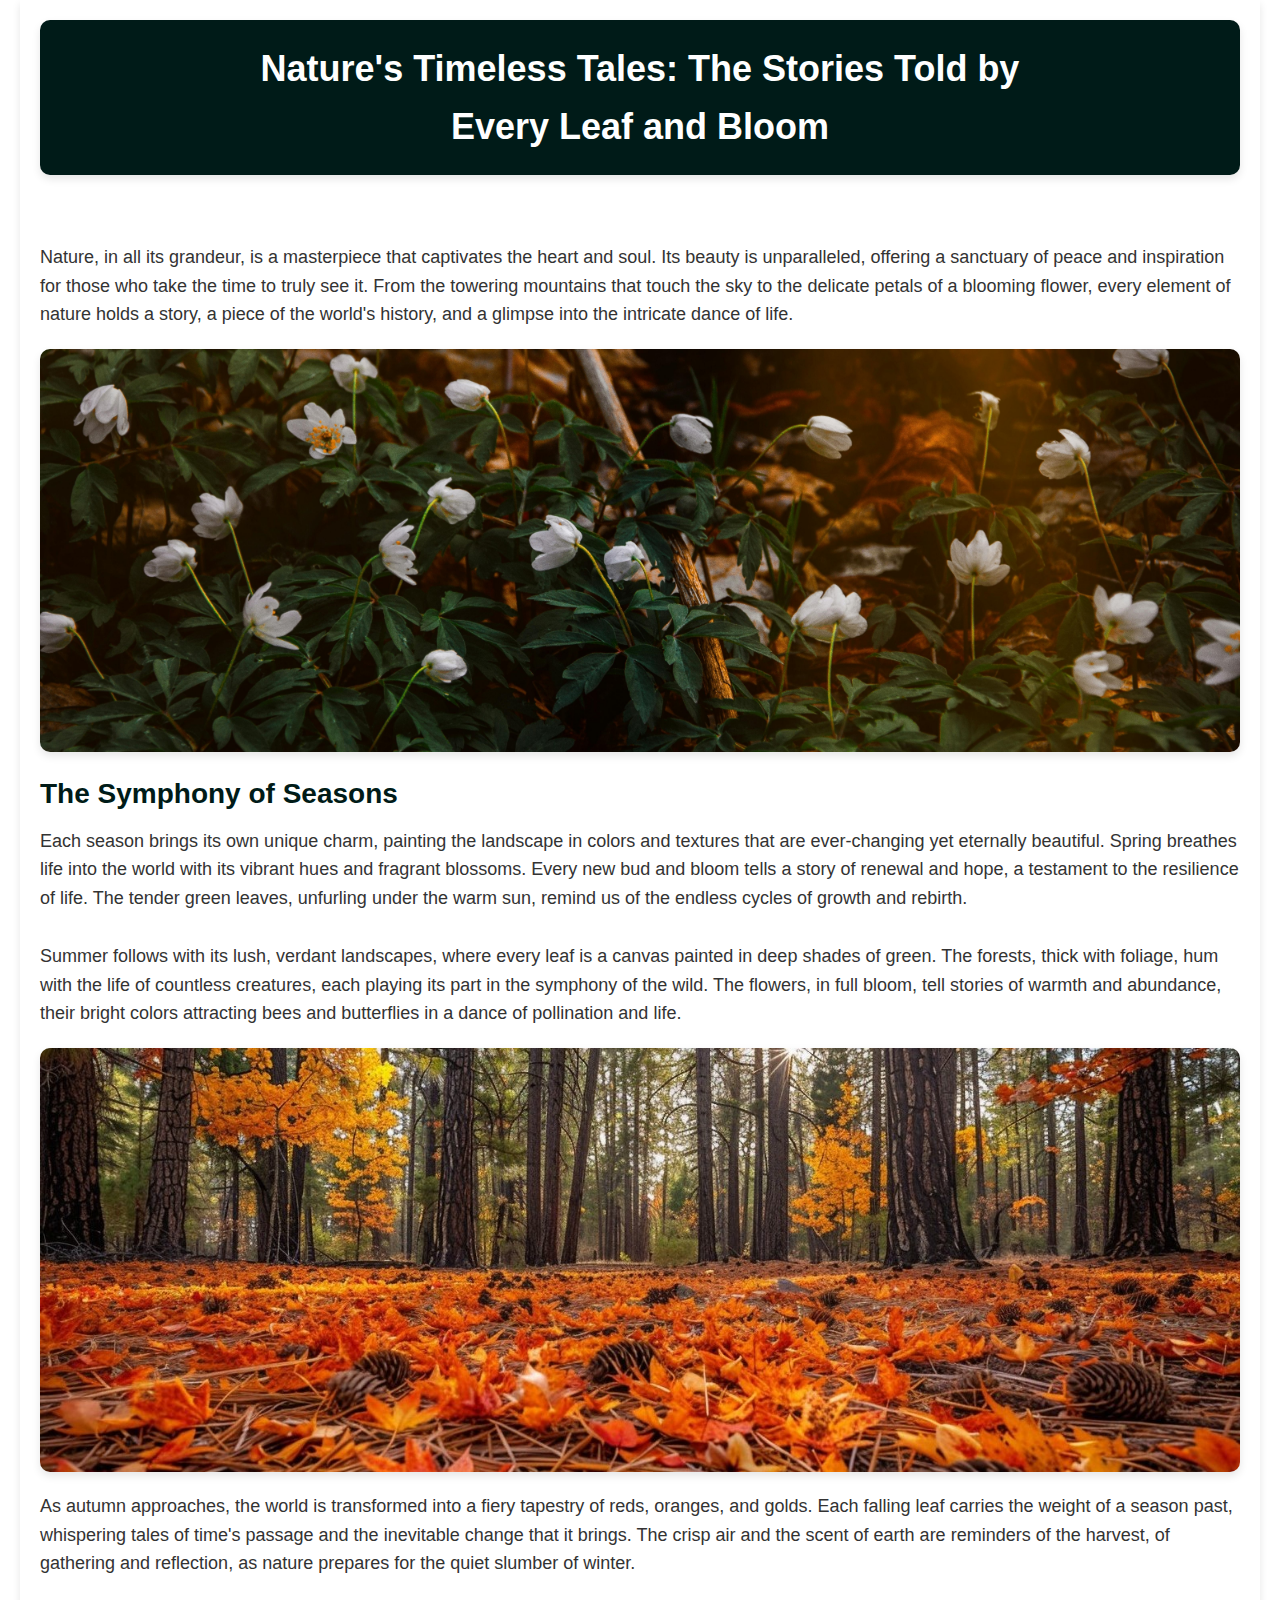
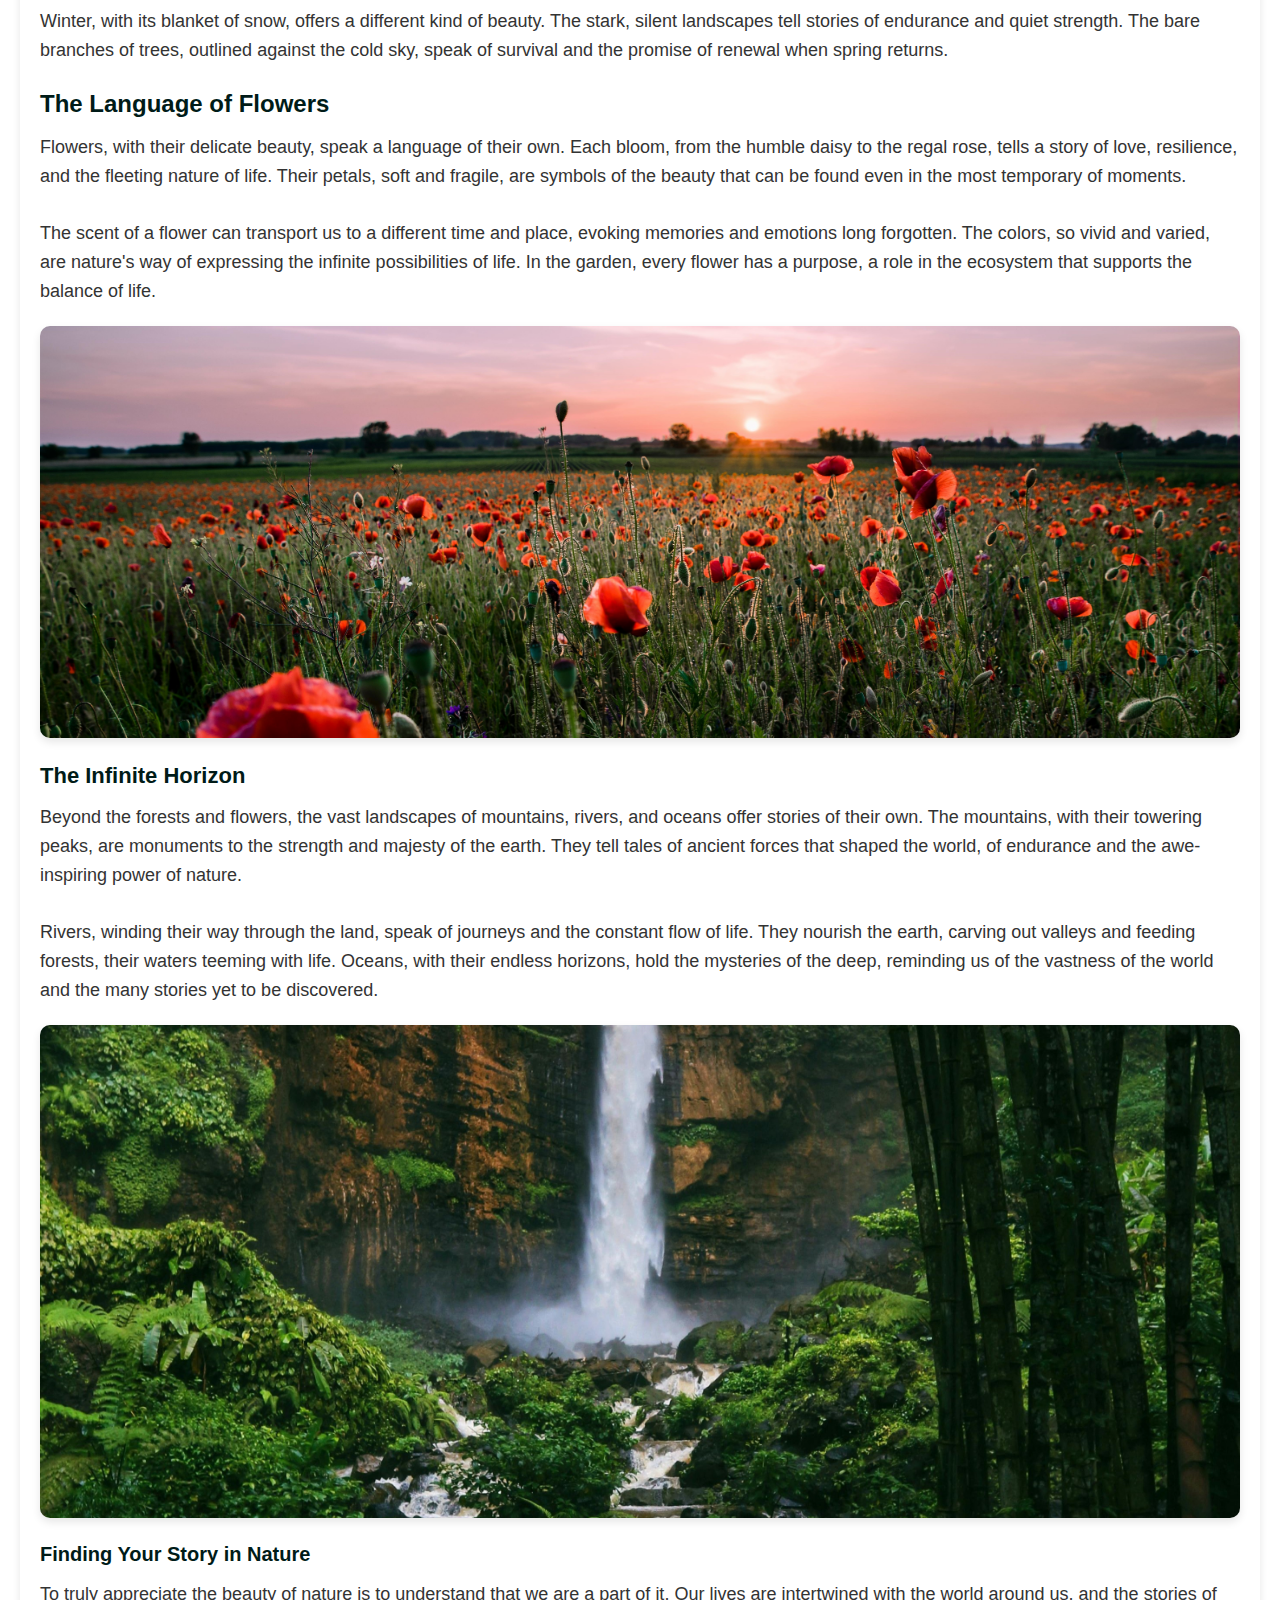
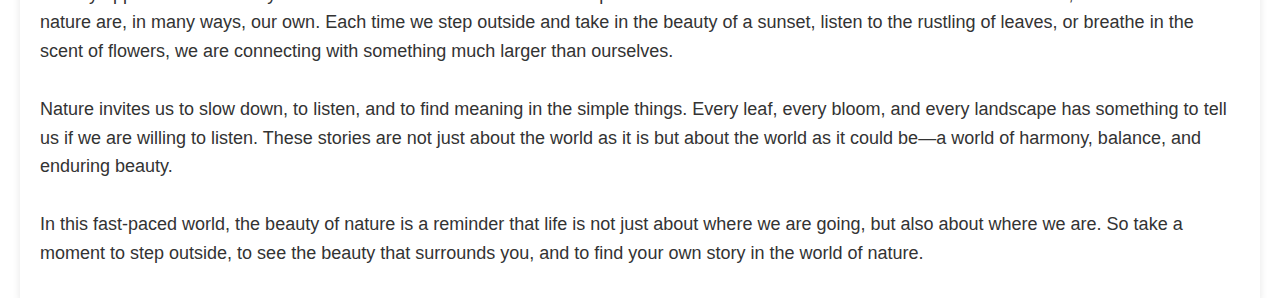
<file: beauty.html>
<html lang="en">
<head>
    <meta charset="UTF-8">
    <meta name="viewport" content="width=device-width, initial-scale=1.0">
    <link rel="stylesheet"type="text/css"  href="./css/defpage.css">
    <link rel="stylesheet" href="https://cdnjs.cloudflare.com/ajax/libs/font-awesome/6.6.0/css/all.min.css" integrity="sha512-Kc323vGBEqzTmouAECnVceyQqyqdsSiqLQISBL29aUW4U/M7pSPA/gEUZQqv1cwx4OnYxTxve5UMg5GT6L4JJg==" crossorigin="anonymous" referrerpolicy="no-referrer" />
    <title>beauty of nature</title>
</head>
<header>
    <h1>Nature's Timeless Tales: The Stories Told by <br>Every Leaf and Bloom</h1>
    <a class="exit-button" href="index.html"><i class="fa-solid fa-angle-left fa-2xl"></i></a>  
</header>
<body>
    <p>
       <br><br> Nature, in all its grandeur, is a masterpiece that captivates the heart and soul. Its beauty is unparalleled, offering a sanctuary of peace and inspiration for those who take the time to truly see it. From the towering mountains that touch the sky to the delicate petals of a blooming flower, every element of nature holds a story, a piece of the world's history, and a glimpse into the intricate dance of life.
    </p>
    <div><img src="./media/beauty1.jpg"></div>
    <h2>
        The Symphony of Seasons
    </h2>
    <p>
        Each season brings its own unique charm, painting the landscape in colors and textures that are ever-changing yet eternally beautiful. Spring breathes life into the world with its vibrant hues and fragrant blossoms. Every new bud and bloom tells a story of renewal and hope, a testament to the resilience of life. The tender green leaves, unfurling under the warm sun, remind us of the endless cycles of growth and rebirth.
        <br><br>Summer follows with its lush, verdant landscapes, where every leaf is a canvas painted in deep shades of green. The forests, thick with foliage, hum with the life of countless creatures, each playing its part in the symphony of the wild. The flowers, in full bloom, tell stories of warmth and abundance, their bright colors attracting bees and butterflies in a dance of pollination and life.
    </p>
    <div><img src="./media/beauty2.jpg"></div>
    <p>As autumn approaches, the world is transformed into a fiery tapestry of reds, oranges, and golds. Each falling leaf carries the weight of a season past, whispering tales of time's passage and the inevitable change that it brings. The crisp air and the scent of earth are reminders of the harvest, of gathering and reflection, as nature prepares for the quiet slumber of winter.
        <br><br>
        Winter, with its blanket of snow, offers a different kind of beauty. The stark, silent landscapes tell stories of endurance and quiet strength. The bare branches of trees, outlined against the cold sky, speak of survival and the promise of renewal when spring returns.
    </p>
<h3>
    The Language of Flowers        
</h3>
<p>
Flowers, with their delicate beauty, speak a language of their own. Each bloom, from the humble daisy to the regal rose, tells a story of love, resilience, and the fleeting nature of life. Their petals, soft and fragile, are symbols of the beauty that can be found even in the most temporary of moments.
<br><br>
The scent of a flower can transport us to a different time and place, evoking memories and emotions long forgotten. The colors, so vivid and varied, are nature's way of expressing the infinite possibilities of life. In the garden, every flower has a purpose, a role in the ecosystem that supports the balance of life.
</p>
<div><img src="./media/beauty3.jpg"></div>
<h4>
    The Infinite Horizon
</h4>
<p>
 Beyond the forests and flowers, the vast landscapes of mountains, rivers, and oceans offer stories of their own. The mountains, with their towering peaks, are monuments to the strength and majesty of the earth. They tell tales of ancient forces that shaped the world, of endurance and the awe-inspiring power of nature.
<br><br>
Rivers, winding their way through the land, speak of journeys and the constant flow of life. They nourish the earth, carving out valleys and feeding forests, their waters teeming with life. Oceans, with their endless horizons, hold the mysteries of the deep, reminding us of the vastness of the world and the many stories yet to be discovered.
</p>
<div><img src="./media/beauty4.jpg"></div>
<h5>
    Finding Your Story in Nature
</h5>
<p>
To truly appreciate the beauty of nature is to understand that we are a part of it. Our lives are intertwined with the world around us, and the stories of nature are, in many ways, our own. Each time we step outside and take in the beauty of a sunset, listen to the rustling of leaves, or breathe in the scent of flowers, we are connecting with something much larger than ourselves.
<br><br>
Nature invites us to slow down, to listen, and to find meaning in the simple things. Every leaf, every bloom, and every landscape has something to tell us if we are willing to listen. These stories are not just about the world as it is but about the world as it could be—a world of harmony, balance, and enduring beauty.
<br><br>
In this fast-paced world, the beauty of nature is a reminder that life is not just about where we are going, but also about where we are. So take a moment to step outside, to see the beauty that surrounds you, and to find your own story in the world of nature.
</p>
    
</body>
</html>
</file>
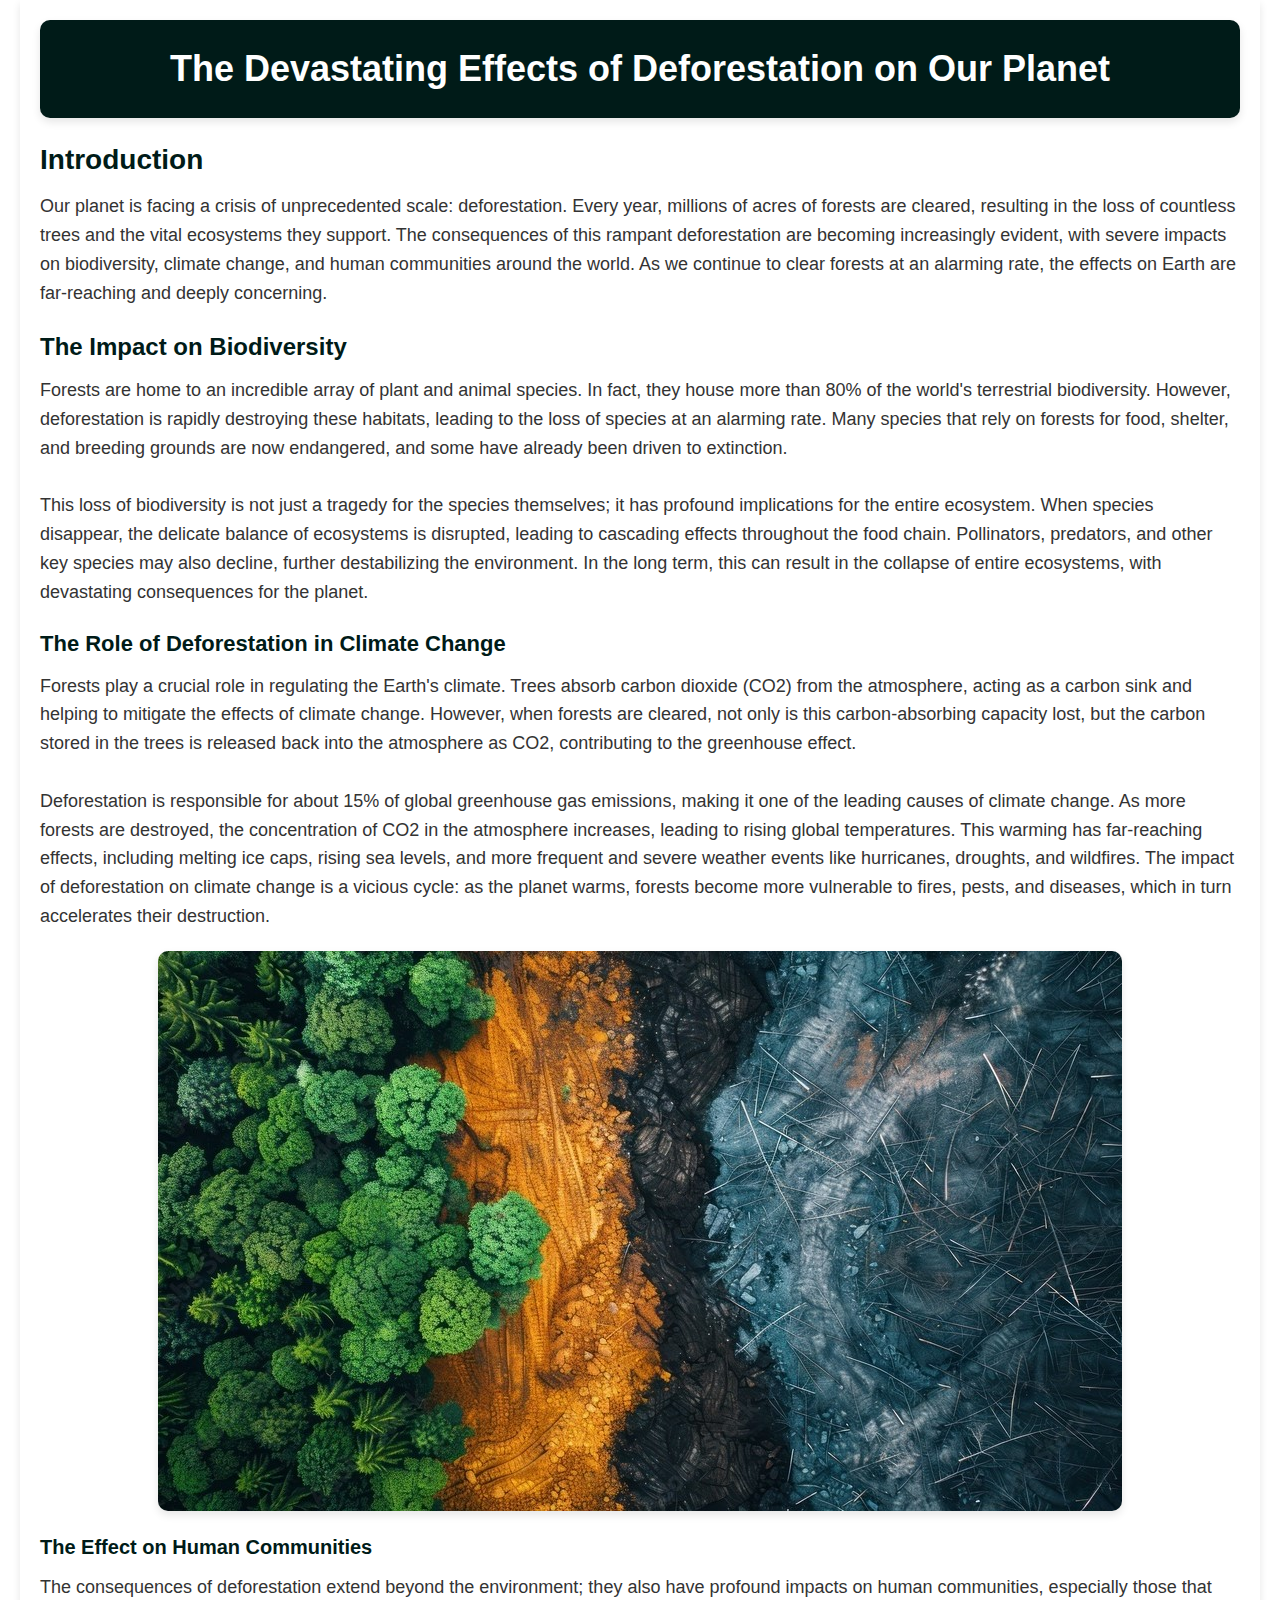
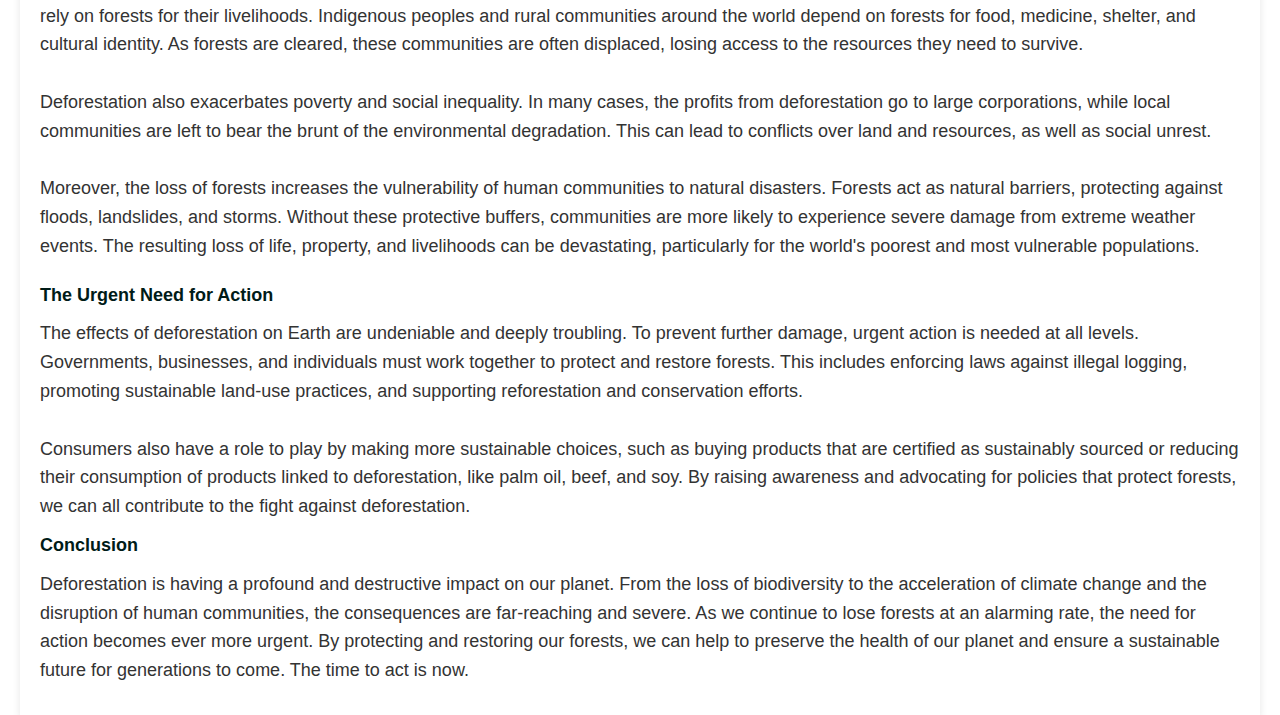
<file: deforestation.html>
<html lang="en">
<head>
    <meta charset="UTF-8">
    <meta name="viewport" content="width=device-width, initial-scale=1.0">
    <link rel="stylesheet"type="text/css"  href="./css/defpage.css">
    <link rel="stylesheet" href="https://cdnjs.cloudflare.com/ajax/libs/font-awesome/6.6.0/css/all.min.css" integrity="sha512-Kc323vGBEqzTmouAECnVceyQqyqdsSiqLQISBL29aUW4U/M7pSPA/gEUZQqv1cwx4OnYxTxve5UMg5GT6L4JJg==" crossorigin="anonymous" referrerpolicy="no-referrer" />
    <title>Deforestation</title>
</head>
<header>
 
    <h1>The Devastating Effects of Deforestation on Our Planet</h1>
    <a class="exit-button" href="index.html"><i class="fa-solid fa-angle-left fa-2xl"></i></a>
    
</header>
<body>

    <h2>
        Introduction
    </h2>
    <p>
        Our planet is facing a crisis of unprecedented scale: deforestation. Every year, millions
         of acres of forests are cleared, resulting in the loss of countless trees and the vital ecosystems
          they support. The consequences of this rampant deforestation are becoming increasingly evident,
         with severe impacts on biodiversity, climate change, and human communities around the 
     world. As we continue to clear forests at an alarming rate, the effects on Earth are far-reaching
      and deeply concerning.
        
    </p>
    <h3>
        The Impact on Biodiversity
    </h3>
    <p>
        Forests are home to an incredible array of plant and animal species. In fact, they house more than 80% of the world's terrestrial biodiversity. However, deforestation is rapidly destroying these habitats, leading to the loss of species at an alarming rate. Many species that rely on forests for food, shelter, and breeding grounds are now endangered, and some have already been driven to extinction.
<br><br>This loss of biodiversity is not just a tragedy for the species themselves; it has profound implications for the entire ecosystem. When species disappear, the delicate balance of ecosystems is disrupted, leading to cascading effects throughout the food chain. Pollinators, predators, 
        and other key species may also decline, further destabilizing the environment. In the long term, this can result in the collapse of entire ecosystems, with devastating consequences for the planet.
    </p>
    <h4>
        The Role of Deforestation in Climate Change
    </h4>
    <p>
        Forests play a crucial role in regulating the Earth's climate. Trees absorb carbon dioxide (CO2) from the atmosphere, acting as a carbon sink and helping to mitigate the effects of climate change. However, when forests are cleared, not only is this carbon-absorbing capacity lost, but the carbon stored in the trees is released back into the atmosphere as CO2, contributing to the greenhouse effect.
        <br><br>Deforestation is responsible for about 15% of global greenhouse gas emissions, making it one of the leading causes of climate change. As more forests are destroyed, the concentration of CO2 in the atmosphere increases, leading to rising global temperatures. This warming has far-reaching effects, including melting ice caps, rising sea levels, and more frequent and severe weather events like hurricanes, droughts, and wildfires. The impact of deforestation on climate change is a vicious cycle: as the planet warms, forests become more vulnerable to fires, pests, and diseases, which in turn accelerates their destruction.

    </p>
    <div>
        <img src="./media/defor.jpg" alt="deforestation pic">
    </div>
    <h5>
        The Effect on Human Communities
    </h5>
    <p>
        The consequences of deforestation extend beyond the environment; they also have profound impacts on human communities, especially those that rely on forests for their livelihoods. Indigenous peoples and rural communities around the world depend on forests for food, medicine, shelter, and cultural identity. As forests are cleared, these communities are often displaced, losing access to the resources they need to survive.
        <br><br>Deforestation also exacerbates poverty and social inequality. In many cases, the profits from deforestation go to large corporations, while local communities are left to bear the brunt of the environmental degradation. This can lead to conflicts over land and resources, as well as social unrest.
        <br><br>Moreover, the loss of forests increases the vulnerability of human communities to natural disasters. Forests act as natural barriers, protecting against floods, landslides, and storms. Without these protective buffers, communities are more likely to experience severe damage from extreme weather events. The resulting loss of life, property, and livelihoods can be devastating, particularly for the world's poorest and most vulnerable populations.

    </p>
    <h6>
        The Urgent Need for Action
    </h6>
    <p>
        The effects of deforestation on Earth are undeniable and deeply troubling. To prevent further damage, urgent action is needed at all levels. Governments, businesses, and individuals must work together to protect and restore forests. This includes enforcing laws against illegal logging, promoting sustainable land-use practices, and supporting reforestation and conservation efforts.
        <br><br>Consumers also have a role to play by making more sustainable choices, such as buying products that are certified as sustainably sourced or reducing their consumption of products linked to deforestation, like palm oil, beef, and soy. By raising awareness and advocating for policies that protect forests, we can all contribute to the fight against deforestation.

    </p>
    <h7 class="h7">
        Conclusion
    </h7>
    <p>
        Deforestation is having a profound and destructive impact on our planet. From the loss of biodiversity to the acceleration of climate change and the disruption of human communities, the consequences are far-reaching and severe. As we continue to lose forests at an alarming rate, the need for action becomes ever more urgent. By protecting and restoring our forests, we can help to preserve the health of our planet and ensure a sustainable future for generations to come. The time to act is now.
    </p>   
</body>
</html>
</file>
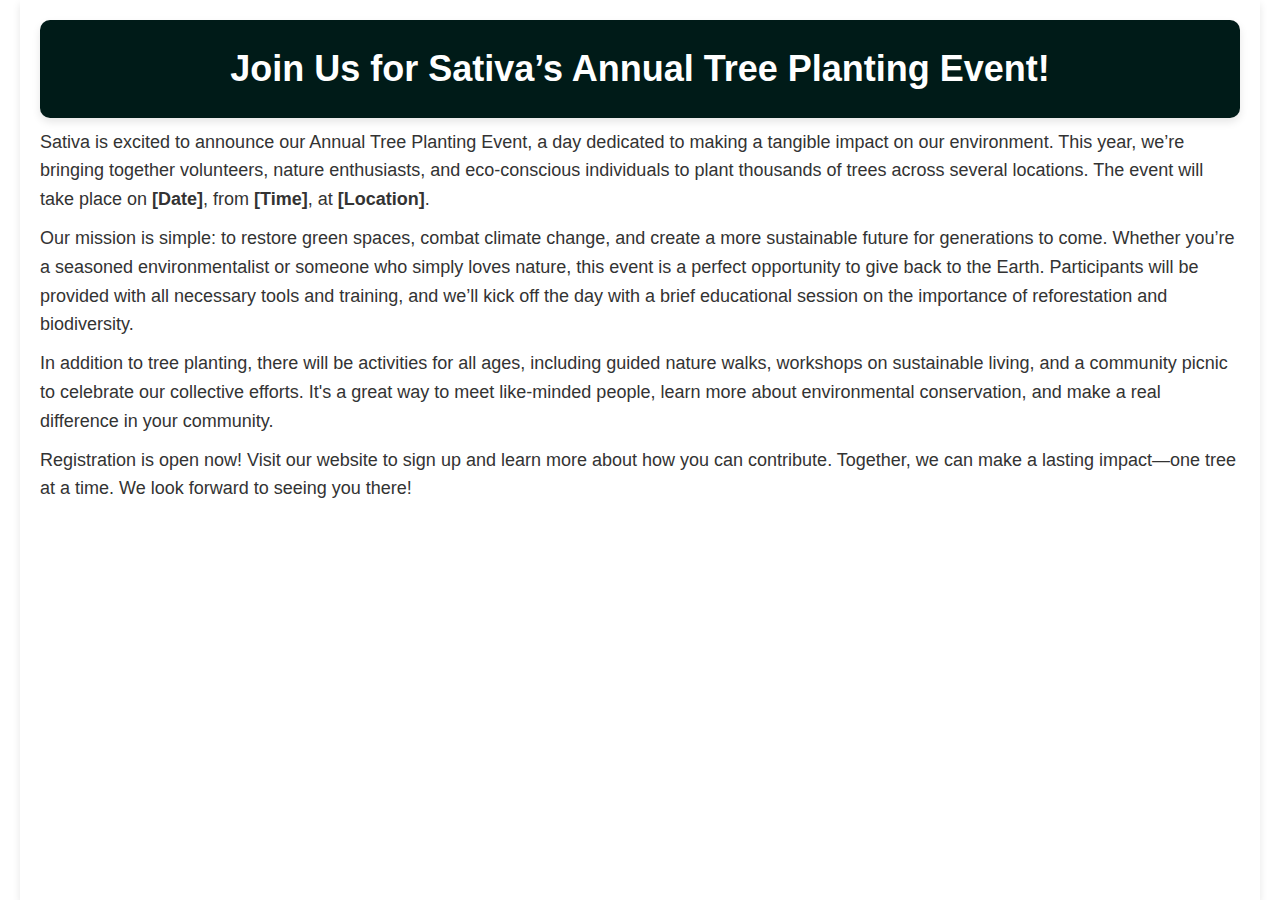
<file: events.html>
<html lang="en">
<head>
    <meta charset="UTF-8">
    <meta name="viewport" content="width=device-width, initial-scale=1.0">
    <link rel="stylesheet"type="text/css"  href="./css/defpage.css">
    <link rel="stylesheet" href="https://cdnjs.cloudflare.com/ajax/libs/font-awesome/6.6.0/css/all.min.css" integrity="sha512-Kc323vGBEqzTmouAECnVceyQqyqdsSiqLQISBL29aUW4U/M7pSPA/gEUZQqv1cwx4OnYxTxve5UMg5GT6L4JJg==" crossorigin="anonymous" referrerpolicy="no-referrer" />
    <title>Deforestation</title>
</head>
<header>
 
    <h1>Join Us for Sativa’s Annual Tree Planting Event!</h1>
    <a class="exit-button" href="index.html"><i class="fa-solid fa-angle-left fa-2xl"></i></a>
    
</header>
<body>
    <p>Sativa is excited to announce our Annual Tree Planting Event, a day dedicated to making a tangible impact on our environment. This year, we’re bringing together volunteers, nature enthusiasts, and eco-conscious individuals to plant thousands of trees across several locations. The event will take place on <strong>[Date]</strong>, from <strong>[Time]</strong>, at <strong>[Location]</strong>.</p>
    
    <p>Our mission is simple: to restore green spaces, combat climate change, and create a more sustainable future for generations to come. Whether you’re a seasoned environmentalist or someone who simply loves nature, this event is a perfect opportunity to give back to the Earth. Participants will be provided with all necessary tools and training, and we’ll kick off the day with a brief educational session on the importance of reforestation and biodiversity.</p>
    
    <p>In addition to tree planting, there will be activities for all ages, including guided nature walks, workshops on sustainable living, and a community picnic to celebrate our collective efforts. It's a great way to meet like-minded people, learn more about environmental conservation, and make a real difference in your community.</p>
    
    <p>Registration is open now! Visit our website to sign up and learn more about how you can contribute. Together, we can make a lasting impact—one tree at a time. We look forward to seeing you there!</p>  
</body>
</html>
</file>
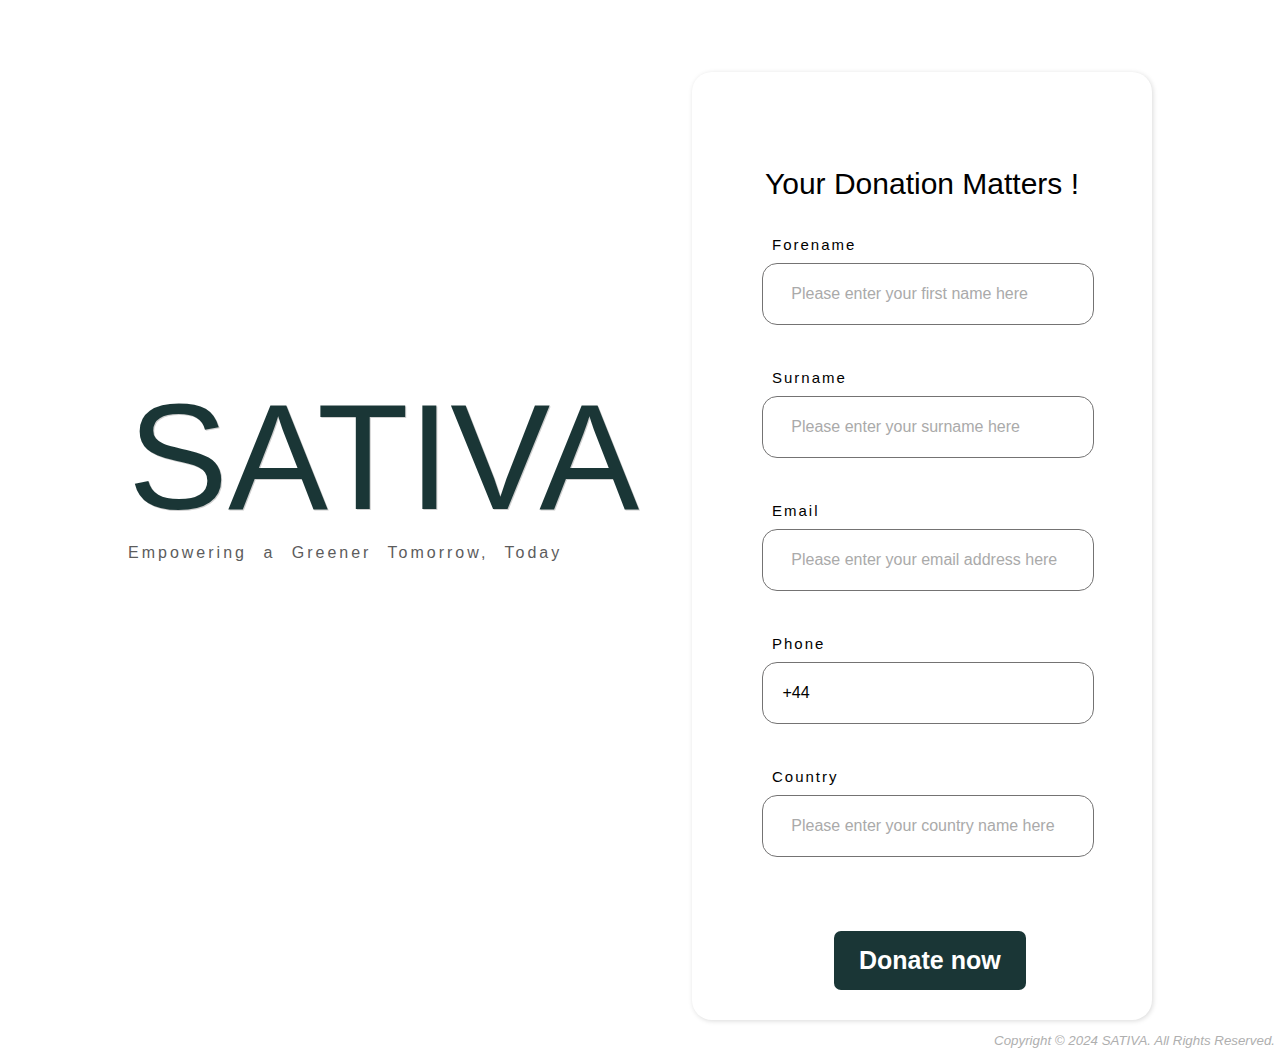
<file: form.html>
<!DOCTYPE html>
<html lang="en">
<head>
    <meta charset="UTF-8">
    <meta name="viewport" content="width=device-width, initial-scale=1.0">
    <title>Form page</title>
    <link rel="stylesheet"type="text/css"  href="./css/formstyle.css">
    <link rel="stylesheet" href="https://cdnjs.cloudflare.com/ajax/libs/font-awesome/6.6.0/css/all.min.css" integrity="sha512-Kc323vGBEqzTmouAECnVceyQqyqdsSiqLQISBL29aUW4U/M7pSPA/gEUZQqv1cwx4OnYxTxve5UMg5GT6L4JJg==" crossorigin="anonymous" referrerpolicy="no-referrer" />
    <script defer src="./js/script1.js"></script>
</head>
<header>
    <div>
        <h1 class="h1">SATIVA</h1><!-- logo-->
        <p class="p1">Empowering a Greener Tomorrow, Today</p><!-- text with the logo-->
    </div>
</header>
<body>
 <form class="shape" id="shape"  ><!-- form body-->

    <div id="error" class="error"> <!-- error display section inside form-->
    </div>
        <div>
            <h2 class= "thank-you">Your Donation Matters !</h2><!-- writing on the form-->
        </div>
        <div><!-- lable and input of forname-->
            <lable class = "lab1" >Forename</lable>
            <input type = "text" class="name1" placeholder="   Please enter your first name here" 
            id ='name1' ><br><br>

        </div><!-- lable and input of surname-->
        <lable class="lab2">Surname</lable>
        <input type = "text" class="name2" placeholder="   Please enter your surname here"
        id ="name2"><br><br>
        <div>

        </div>
        <div><!-- lable and input field for email-->
            <lable class ="lab3">Email</lable>
            <input type = "email" class="email" placeholder="   Please enter your email address here"
            id="email"><br><br>
        </div>        
        <div><!-- lable and input field for phone number-->
            <lable class="lab4">Phone</lable>
            <input type = "tel" class="num" value=" +44" placeholder="   Please enter your phone number here" 
            id="tel"><br><br>
        </div>
        <div>
            <!-- lable and input field for country name-->
            <lable class ="lab5">Country</lable>
            <input type="text" class="place" placeholder="   Please enter your country name here"
            id="place"><br><br>
        </div>
        <div><!-- button at the bottom off the form-->
            <button type="submit" class="Donate">Donate now</button>
        </div>
    </form>
    <!-- footer section-->
    <footer class="footer">
        <div ><!-- contact link-->
            <a href="help.html" title="Contact"  class="help-line" aria-label="help-line"><i class="fa-solid fa-phone"></i>
            </a>
        </div>
        <div ><!-- account access link-->
            <a href="index.html" title="Home" class="account" aria-label="Home page"><i class="fa-solid fa-house"></i></i>
            </a>
        </div>
        <div><!-- copyright writing-->
            <p2 class="copyright">
                Copyright © 2024 SATIVA. All Rights Reserved.
            </p2>
        </div>
    </footer>
</body>
</html>
</file>
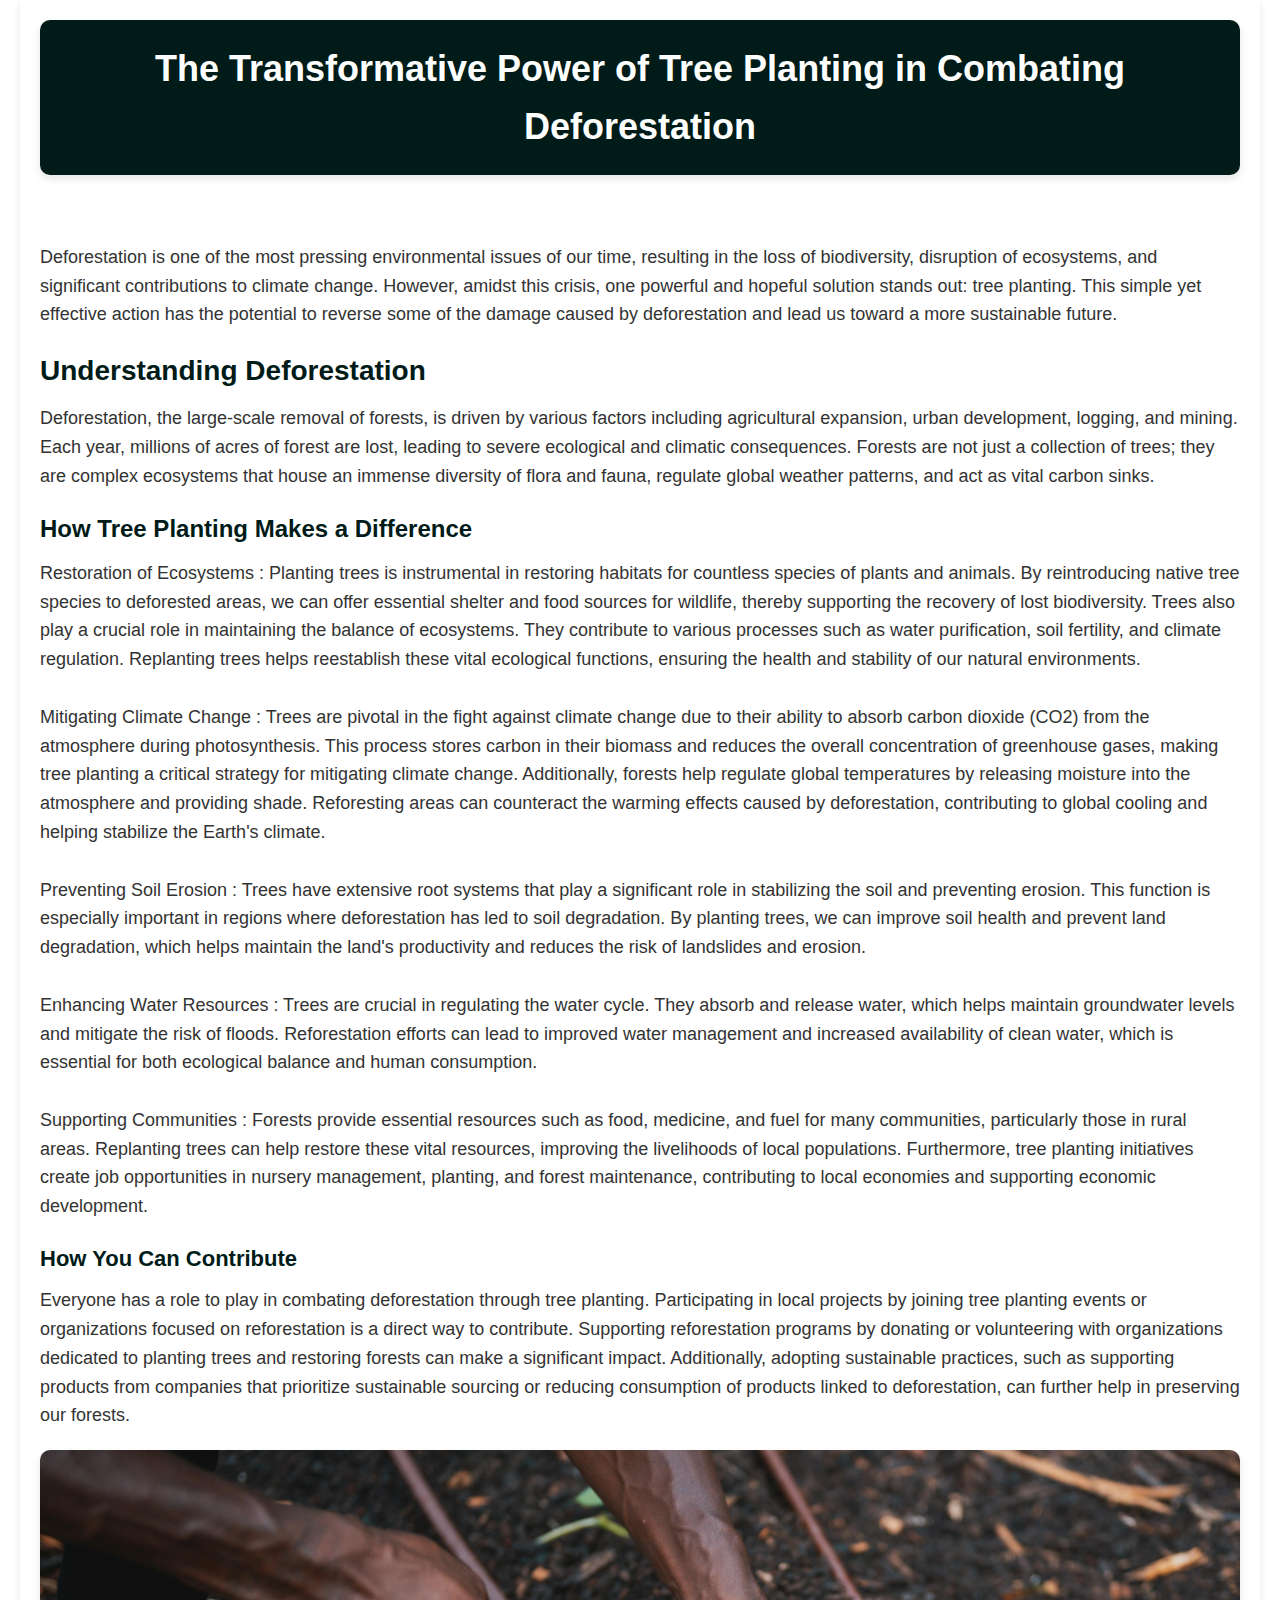
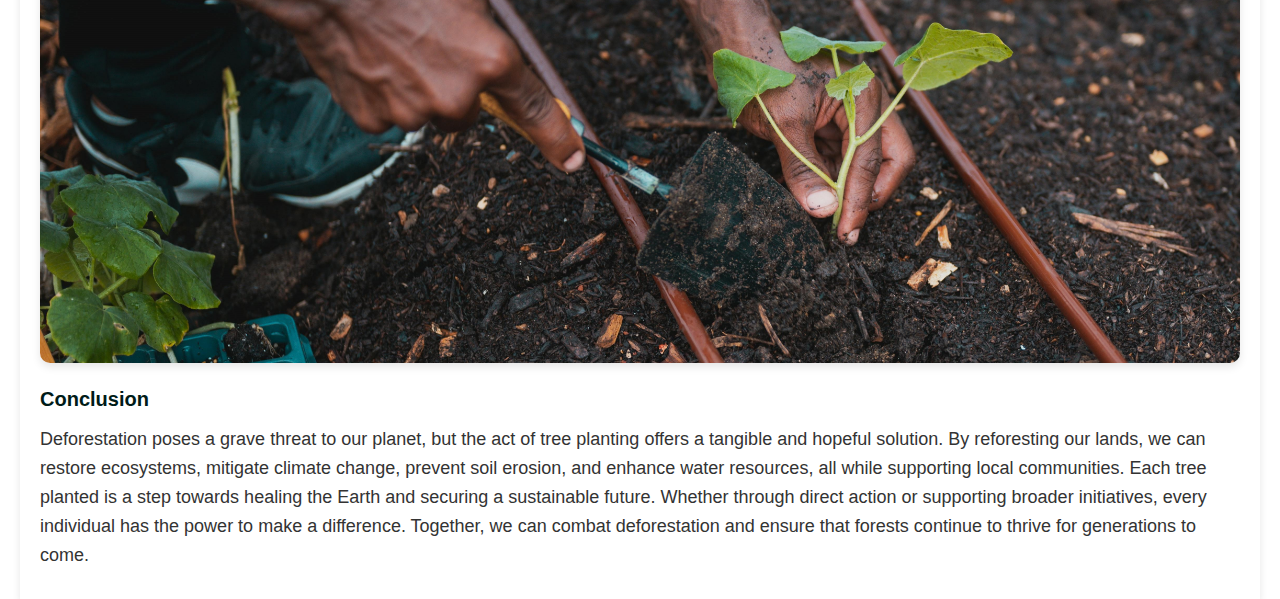
<file: greener.html>
<html lang="en">
<head>
    <meta charset="UTF-8">
    <meta name="viewport" content="width=device-width, initial-scale=1.0">
    <link rel="stylesheet"type="text/css"  href="./css/defpage.css">
    <link rel="stylesheet" href="https://cdnjs.cloudflare.com/ajax/libs/font-awesome/6.6.0/css/all.min.css" integrity="sha512-Kc323vGBEqzTmouAECnVceyQqyqdsSiqLQISBL29aUW4U/M7pSPA/gEUZQqv1cwx4OnYxTxve5UMg5GT6L4JJg==" crossorigin="anonymous" referrerpolicy="no-referrer" />

    <title>Greener</title>
</head>
<header>
 
    <h1>The Transformative Power of Tree Planting in Combating Deforestation</h1>
    <a class="exit-button" href="index.html"><i class="fa-solid fa-angle-left fa-2xl"></i></a>
    
</header>
<body>
<p>
   <br><br> Deforestation is one of the most pressing environmental issues of our time, resulting in the loss of biodiversity, disruption of ecosystems, and significant contributions to climate change. However, amidst this crisis, one powerful and hopeful solution stands out: tree planting. This simple yet effective action has the potential to reverse some of the damage caused by deforestation and lead us toward a more sustainable future.
</p>
<h2>
    Understanding Deforestation
</h2>
<p>
    Deforestation, the large-scale removal of forests, is driven by various factors including agricultural expansion, urban development, logging, and mining. Each year, millions of acres of forest are lost, leading to severe ecological and climatic consequences. Forests are not just a collection of trees; they are complex ecosystems that house an immense diversity of flora and fauna, regulate global weather patterns, and act as vital carbon sinks.

</p>
<h3>
    How Tree Planting Makes a Difference
</h3>
<p>
    Restoration of Ecosystems  :  Planting trees is instrumental in restoring habitats for countless species of plants and animals. By reintroducing native tree species to deforested areas, we can offer essential shelter and food sources for wildlife, thereby supporting the recovery of lost biodiversity. Trees also play a crucial role in maintaining the balance of ecosystems. They contribute to various processes such as water purification, soil fertility, and climate regulation. Replanting trees helps reestablish these vital ecological functions, ensuring the health and stability of our natural environments.
<br><br>Mitigating Climate Change  :   Trees are pivotal in the fight against climate change due to their ability to absorb carbon dioxide (CO2) from the atmosphere during photosynthesis. This process stores carbon in their biomass and reduces the overall concentration of greenhouse gases, making tree planting a critical strategy for mitigating climate change. Additionally, forests help regulate global temperatures by releasing moisture into the atmosphere and providing shade. Reforesting areas can counteract the warming effects caused by deforestation, contributing to global cooling and helping stabilize the Earth's climate.
<br><br>
Preventing Soil Erosion  :   Trees have extensive root systems that play a significant role in stabilizing the soil and preventing erosion. This function is especially important in regions where deforestation has led to soil degradation. By planting trees, we can improve soil health and prevent land degradation, which helps maintain the land's productivity and reduces the risk of landslides and erosion.
<br><br>Enhancing Water Resources  :   Trees are crucial in regulating the water cycle. They absorb and release water, which helps maintain groundwater levels and mitigate the risk of floods. Reforestation efforts can lead to improved water management and increased availability of clean water, which is essential for both ecological balance and human consumption.
<br><br>Supporting Communities  :   Forests provide essential resources such as food, medicine, and fuel for many communities, particularly those in rural areas. Replanting trees can help restore these vital resources, improving the livelihoods of local populations. Furthermore, tree planting initiatives create job opportunities in nursery management, planting, and forest maintenance, contributing to local economies and supporting economic development.

</p>
<h4>
    How You Can Contribute
</h4>
<p>Everyone has a role to play in combating deforestation through tree planting. Participating in local projects by joining tree planting events or organizations focused on reforestation is a direct way to contribute. Supporting reforestation programs by donating or volunteering with organizations dedicated to planting trees and restoring forests can make a significant impact. Additionally, adopting sustainable practices, such as supporting products from companies that prioritize sustainable sourcing or reducing consumption of products linked to deforestation, can further help in preserving our forests.</p>
<div>
    <img src="./media/treeplanting.jpg">
</div>
<h5>
Conclusion
</h5>
<p>
    Deforestation poses a grave threat to our planet, but the act of tree planting offers a tangible and hopeful solution. By reforesting our lands, we can restore ecosystems, mitigate climate change, prevent soil erosion, and enhance water resources, all while supporting local communities. Each tree planted is a step towards healing the Earth and securing a sustainable future. Whether through direct action or supporting broader initiatives, every individual has the power to make a difference. Together, we can combat deforestation and ensure that forests continue to thrive for generations to come.
</p>   
</body>
</html>
</file>
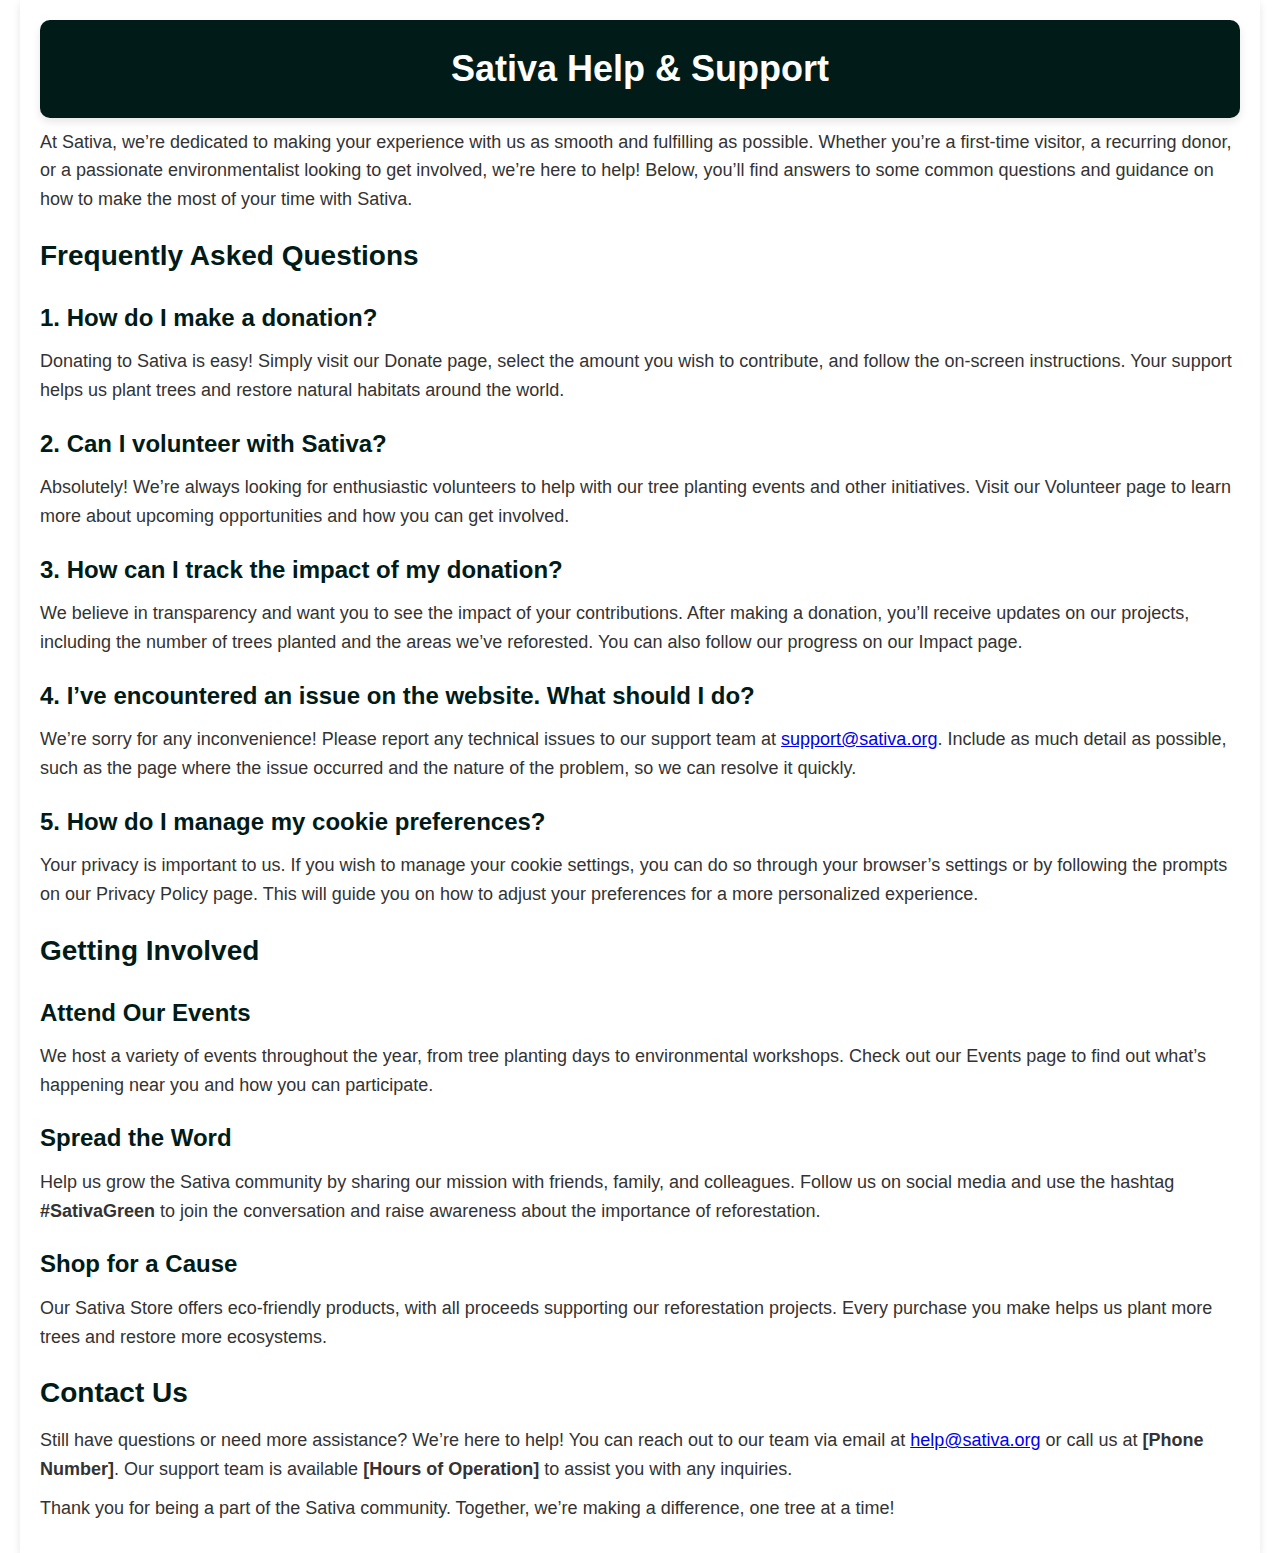
<file: help.html>
<html lang="en">
<head>
    <meta charset="UTF-8">
    <meta name="viewport" content="width=device-width, initial-scale=1.0">
    <link rel="stylesheet"type="text/css"  href="./css/defpage.css">
    <link rel="stylesheet" href="https://cdnjs.cloudflare.com/ajax/libs/font-awesome/6.6.0/css/all.min.css" integrity="sha512-Kc323vGBEqzTmouAECnVceyQqyqdsSiqLQISBL29aUW4U/M7pSPA/gEUZQqv1cwx4OnYxTxve5UMg5GT6L4JJg==" crossorigin="anonymous" referrerpolicy="no-referrer" />
    <title>Deforestation</title>
</head>
<header>
 
    <h1>Sativa Help & Support</h1>
    <a class="exit-button" href="index.html"><i class="fa-solid fa-angle-left fa-2xl"></i></a>
    
</header>
<body>
<p>At Sativa, we’re dedicated to making your experience with us as smooth and fulfilling as possible. Whether you’re a first-time visitor, a recurring donor, or a passionate environmentalist looking to get involved, we’re here to help! Below, you’ll find answers to some common questions and guidance on how to make the most of your time with Sativa.</p>

<h2>Frequently Asked Questions</h2>

<h3>1. How do I make a donation?</h3>
<p>Donating to Sativa is easy! Simply visit our Donate page, select the amount you wish to contribute, and follow the on-screen instructions. Your support helps us plant trees and restore natural habitats around the world.</p>

<h3>2. Can I volunteer with Sativa?</h3>
<p>Absolutely! We’re always looking for enthusiastic volunteers to help with our tree planting events and other initiatives. Visit our Volunteer page to learn more about upcoming opportunities and how you can get involved.</p>

<h3>3. How can I track the impact of my donation?</h3>
<p>We believe in transparency and want you to see the impact of your contributions. After making a donation, you’ll receive updates on our projects, including the number of trees planted and the areas we’ve reforested. You can also follow our progress on our Impact page.</p>

<h3>4. I’ve encountered an issue on the website. What should I do?</h3>
<p>We’re sorry for any inconvenience! Please report any technical issues to our support team at <a href="mailto:support@sativa.org">support@sativa.org</a>. Include as much detail as possible, such as the page where the issue occurred and the nature of the problem, so we can resolve it quickly.</p>

<h3>5. How do I manage my cookie preferences?</h3>
<p>Your privacy is important to us. If you wish to manage your cookie settings, you can do so through your browser’s settings or by following the prompts on our Privacy Policy page. This will guide you on how to adjust your preferences for a more personalized experience.</p>

<h2>Getting Involved</h2>

<h3>Attend Our Events</h3>
<p>We host a variety of events throughout the year, from tree planting days to environmental workshops. Check out our Events page to find out what’s happening near you and how you can participate.</p>

<h3>Spread the Word</h3>
<p>Help us grow the Sativa community by sharing our mission with friends, family, and colleagues. Follow us on social media and use the hashtag <strong>#SativaGreen</strong> to join the conversation and raise awareness about the importance of reforestation.</p>

<h3>Shop for a Cause</h3>
<p>Our Sativa Store offers eco-friendly products, with all proceeds supporting our reforestation projects. Every purchase you make helps us plant more trees and restore more ecosystems.</p>

<h2>Contact Us</h2>
<p>Still have questions or need more assistance? We’re here to help! You can reach out to our team via email at <a href="mailto:help@sativa.org">help@sativa.org</a> or call us at <strong>[Phone Number]</strong>. Our support team is available <strong>[Hours of Operation]</strong> to assist you with any inquiries.</p>

<p>Thank you for being a part of the Sativa community. Together, we’re making a difference, one tree at a time!</p>
</body>
</html>
</file>
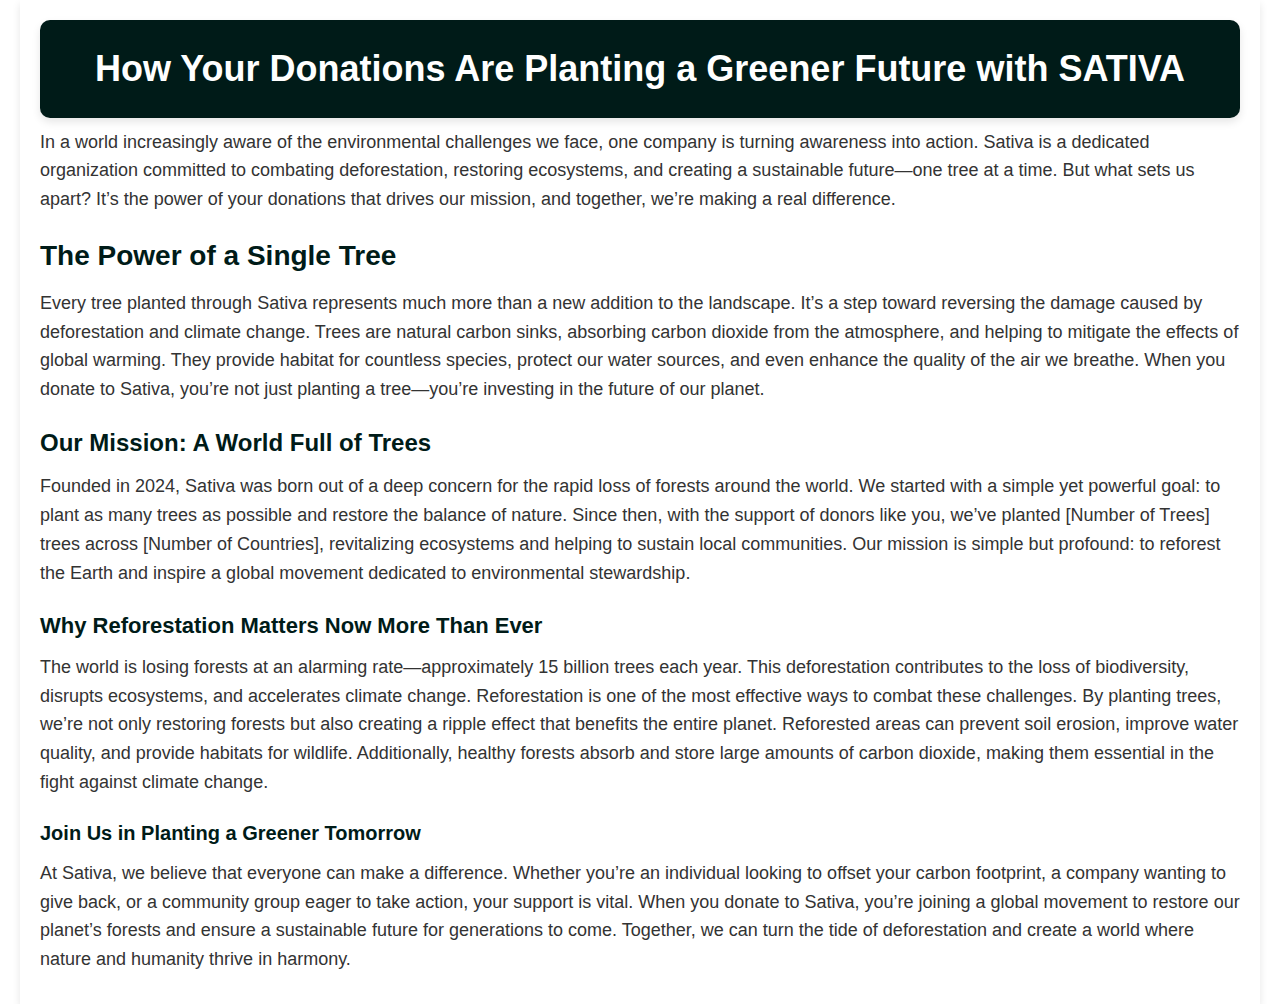
<file: learnmorepage.html>
<html lang="en">
<head>
    <meta charset="UTF-8">
    <meta name="viewport" content="width=device-width, initial-scale=1.0">
    <link rel="stylesheet"type="text/css"  href="./css/defpage.css">
    <link rel="stylesheet" href="https://cdnjs.cloudflare.com/ajax/libs/font-awesome/6.6.0/css/all.min.css" integrity="sha512-Kc323vGBEqzTmouAECnVceyQqyqdsSiqLQISBL29aUW4U/M7pSPA/gEUZQqv1cwx4OnYxTxve5UMg5GT6L4JJg==" crossorigin="anonymous" referrerpolicy="no-referrer" />

    <title>Greener</title>
</head>
<header>
 
    <h1>How Your Donations Are Planting a Greener Future with SATIVA</h1>
    <a class="exit-button" href="index.html"><i class="fa-solid fa-angle-left fa-2xl"></i></a>
    
</header>
<body>
    <P>In a world increasingly aware of the environmental challenges we face, one company is turning awareness into action. Sativa is a dedicated organization committed to combating deforestation, restoring ecosystems, and creating a sustainable future—one tree at a time. But what sets us apart? It’s the power of your donations that drives our mission, and together, we’re making a real difference.</P>
    <h2>The Power of a Single Tree</h2>
    <p>Every tree planted through Sativa represents much more than a new addition to the landscape. It’s a step toward reversing the damage caused by deforestation and climate change. Trees are natural carbon sinks, absorbing carbon dioxide from the atmosphere, and helping to mitigate the effects of global warming. They provide habitat for countless species, protect our water sources, and even enhance the quality of the air we breathe.

        When you donate to Sativa, you’re not just planting a tree—you’re investing in the future of our planet.</p>
    <h3>Our Mission: A World Full of Trees</h3>
    <p>Founded in 2024, Sativa was born out of a deep concern for the rapid loss of forests around the world. We started with a simple yet powerful goal: to plant as many trees as possible and restore the balance of nature. Since then, with the support of donors like you, we’ve planted [Number of Trees] trees across [Number of Countries], revitalizing ecosystems and helping to sustain local communities.

        Our mission is simple but profound: to reforest the Earth and inspire a global movement dedicated to environmental stewardship.</p>
        <h4>Why Reforestation Matters Now More Than Ever</h4>
        <p>The world is losing forests at an alarming rate—approximately 15 billion trees each year. This deforestation contributes to the loss of biodiversity, disrupts ecosystems, and accelerates climate change. Reforestation is one of the most effective ways to combat these challenges.

            By planting trees, we’re not only restoring forests but also creating a ripple effect that benefits the entire planet. Reforested areas can prevent soil erosion, improve water quality, and provide habitats for wildlife. Additionally, healthy forests absorb and store large amounts of carbon dioxide, making them essential in the fight against climate change.</p>
        <h5>Join Us in Planting a Greener Tomorrow
        </h5>
        <p>At Sativa, we believe that everyone can make a difference. Whether you’re an individual looking to offset your carbon footprint, a company wanting to give back, or a community group eager to take action, your support is vital.

            When you donate to Sativa, you’re joining a global movement to restore our planet’s forests and ensure a sustainable future for generations to come.
            
            Together, we can turn the tide of deforestation and create a world where nature and humanity thrive in harmony.</p>
    </body>
</html>
</file>
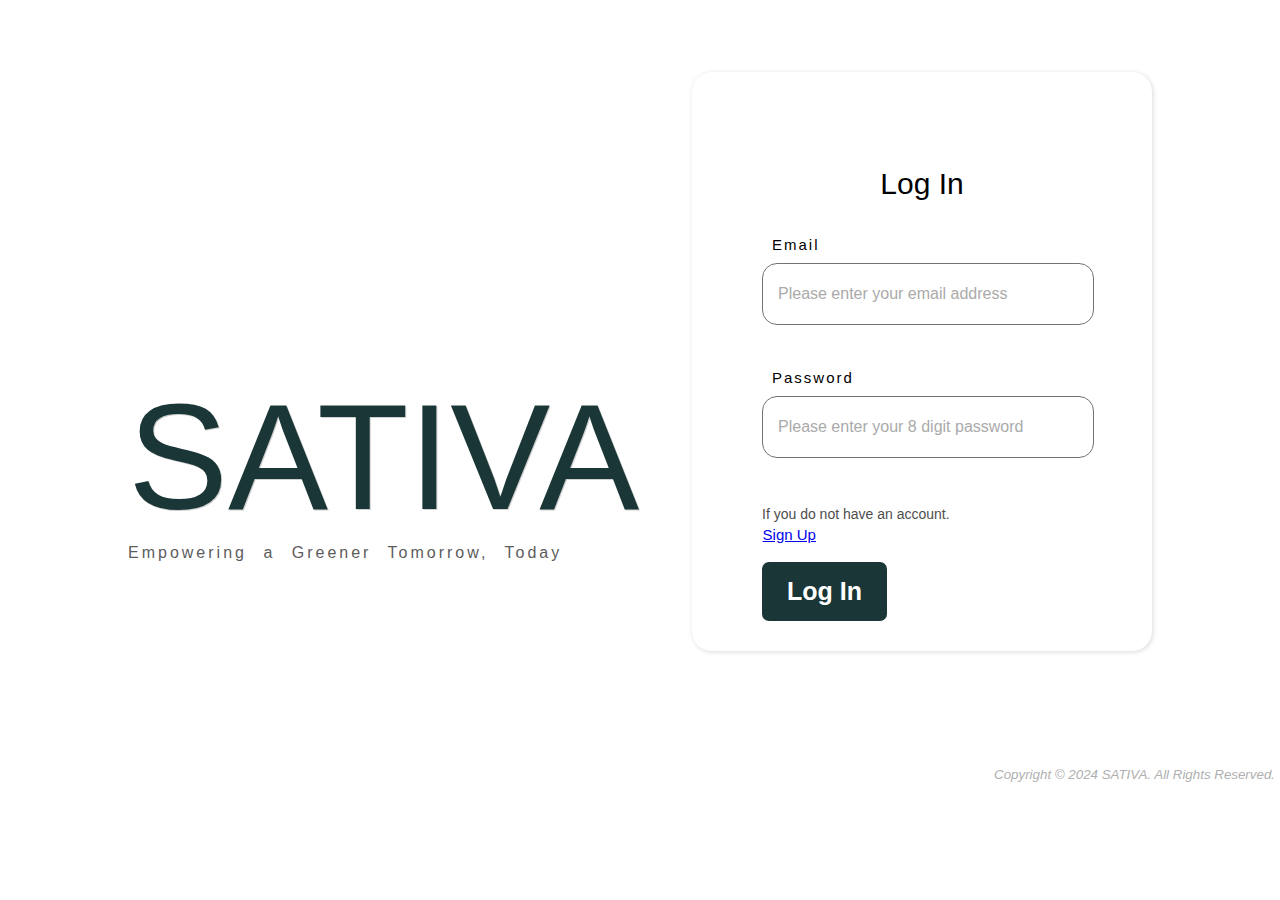
<file: login.html>
<!DOCTYPE html>
<html lang="en">
<head>
    <meta charset="UTF-8">
    <meta name="viewport" content="width=device-width, initial-scale=1.0">
    <!-- External CSS and JS -->
    <link rel="stylesheet" type="text/css" href="./css/formstyle.css">
    <script defer src="./js/login.js"></script>
    <!-- Font Awesome CDN for icons -->
    <link rel="stylesheet" href="https://cdnjs.cloudflare.com/ajax/libs/font-awesome/6.6.0/css/all.min.css" integrity="sha512-Kc323vGBEqzTmouAECnVceyQqyqdsSiqLQISBL29aUW4U/M7pSPA/gEUZQqv1cwx4OnYxTxve5UMg5GT6L4JJg==" crossorigin="anonymous" referrerpolicy="no-referrer" />
    <title>Log In</title>
</head>
<body>

    <!-- Header Section -->
    <header>
        <div>
            <h1 class="h1">SATIVA</h1> <!-- Logo -->
            <p class="p1">Empowering a Greener Tomorrow, Today</p> <!-- Tagline -->
        </div>
    </header>

    <!-- Main Content Section -->
    <main>
        <!-- Login Form -->
        <form class="shape">
            <!-- Error Message Display Section -->
            <div id="error" class="error"></div>

            <!-- Form Heading -->
            <div>
                <h2 class="thank-you">Log In</h2>
            </div>

            <!-- Additional Output Section -->
            <div id="output"></div>

            <!-- Email Input Field -->
            <div>
                <label class="lab1">Email</label>
                <input type="email" class="name1" placeholder="Please enter your email address"><br><br>
            </div>

            <!-- Password Input Field -->
            <div>
                <label class="lab2">Password</label>
                <input type="password" class="name2" placeholder="Please enter your 8 digit password"><br><br>
            </div>

            <!-- Signup Link -->
            <div>
                <a href="signup.html" class="loginsing">Sign Up</a>
                <p class="logtext">If you do not have an account.</p>
            </div>

            <!-- Login Button -->
            <div>
                <button type="submit" class="Donatesign">Log In</button>
            </div>
        </form>
    </main>

    <!-- Footer Section -->
    <footer class="footersign">
        <div>
            <!-- Contact Link -->
            <a href="help.html" class="help-linesign" aria-label="help-line"><i title="Contact" class="fa-solid fa-phone"></i></a>
        </div>
        <div>
            <!-- Home Link -->
            <a href="index.html" class="accountsign" aria-label="Home page"><i title="Home" class="fa-solid fa-house"></i></a>
        </div>
        <div>
            <!-- Copyright Information -->
            <p class="copyright">Copyright © 2024 SATIVA. All Rights Reserved.</p>
        </div>
    </footer>

</body>
</html>
</file>
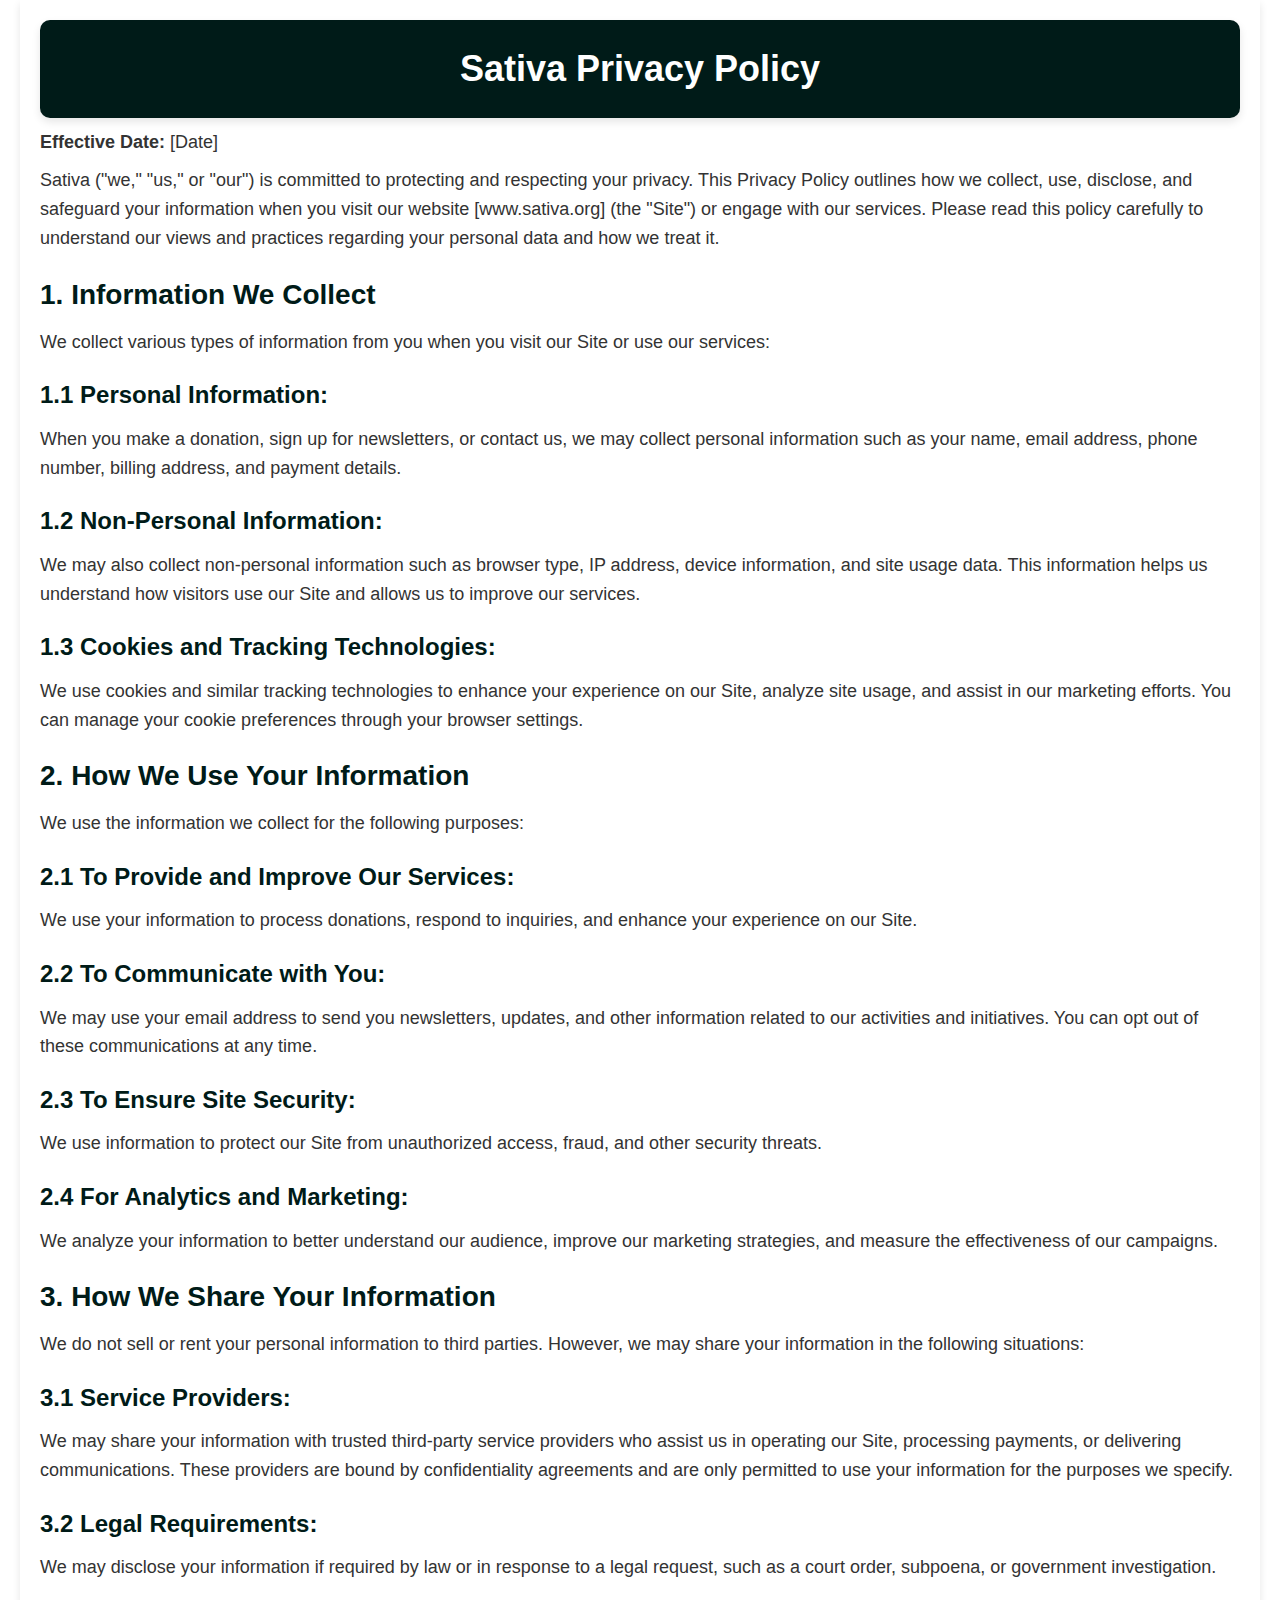
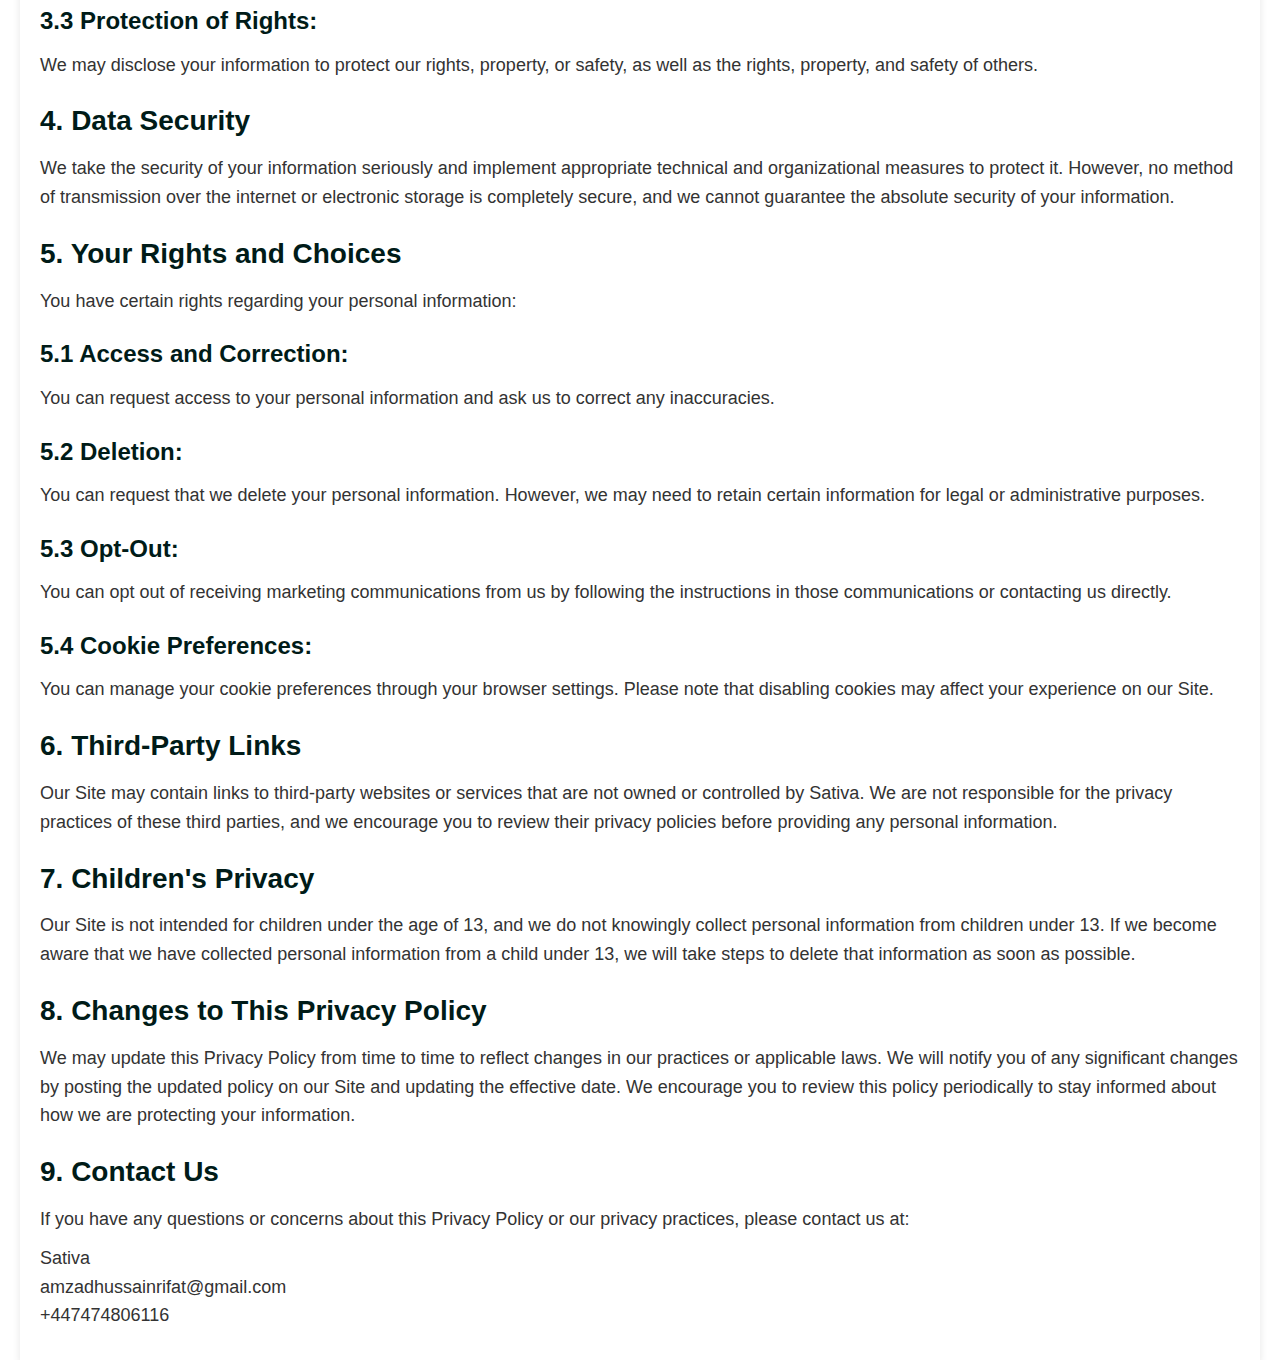
<file: privacy.html>
<html lang="en">
<head>
    <meta charset="UTF-8">
    <meta name="viewport" content="width=device-width, initial-scale=1.0">
    <link rel="stylesheet"type="text/css"  href="./css/defpage.css">
    <link rel="stylesheet" href="https://cdnjs.cloudflare.com/ajax/libs/font-awesome/6.6.0/css/all.min.css" integrity="sha512-Kc323vGBEqzTmouAECnVceyQqyqdsSiqLQISBL29aUW4U/M7pSPA/gEUZQqv1cwx4OnYxTxve5UMg5GT6L4JJg==" crossorigin="anonymous" referrerpolicy="no-referrer" />
    <title>Deforestation</title>
</head>
<header>
 
    <h1>Sativa Privacy Policy</h1>
    <a class="exit-button" href="index.html"><i class="fa-solid fa-angle-left fa-2xl"></i></a>
    
</header>
<body>

    
    <p><strong>Effective Date:</strong> [Date]</p>
    
    <p>Sativa ("we," "us," or "our") is committed to protecting and respecting your privacy. This Privacy Policy outlines how we collect, use, disclose, and safeguard your information when you visit our website [www.sativa.org] (the "Site") or engage with our services. Please read this policy carefully to understand our views and practices regarding your personal data and how we treat it.</p>
    
    <h2>1. Information We Collect</h2>
    <p>We collect various types of information from you when you visit our Site or use our services:</p>
    
    <h3>1.1 Personal Information:</h3>
    <p>When you make a donation, sign up for newsletters, or contact us, we may collect personal information such as your name, email address, phone number, billing address, and payment details.</p>
    
    <h3>1.2 Non-Personal Information:</h3>
    <p>We may also collect non-personal information such as browser type, IP address, device information, and site usage data. This information helps us understand how visitors use our Site and allows us to improve our services.</p>
    
    <h3>1.3 Cookies and Tracking Technologies:</h3>
    <p>We use cookies and similar tracking technologies to enhance your experience on our Site, analyze site usage, and assist in our marketing efforts. You can manage your cookie preferences through your browser settings.</p>
    
    <h2>2. How We Use Your Information</h2>
    <p>We use the information we collect for the following purposes:</p>
    
    <h3>2.1 To Provide and Improve Our Services:</h3>
    <p>We use your information to process donations, respond to inquiries, and enhance your experience on our Site.</p>
    
    <h3>2.2 To Communicate with You:</h3>
    <p>We may use your email address to send you newsletters, updates, and other information related to our activities and initiatives. You can opt out of these communications at any time.</p>
    
    <h3>2.3 To Ensure Site Security:</h3>
    <p>We use information to protect our Site from unauthorized access, fraud, and other security threats.</p>
    
    <h3>2.4 For Analytics and Marketing:</h3>
    <p>We analyze your information to better understand our audience, improve our marketing strategies, and measure the effectiveness of our campaigns.</p>
    
    <h2>3. How We Share Your Information</h2>
    <p>We do not sell or rent your personal information to third parties. However, we may share your information in the following situations:</p>
    
    <h3>3.1 Service Providers:</h3>
    <p>We may share your information with trusted third-party service providers who assist us in operating our Site, processing payments, or delivering communications. These providers are bound by confidentiality agreements and are only permitted to use your information for the purposes we specify.</p>
    
    <h3>3.2 Legal Requirements:</h3>
    <p>We may disclose your information if required by law or in response to a legal request, such as a court order, subpoena, or government investigation.</p>
    
    <h3>3.3 Protection of Rights:</h3>
    <p>We may disclose your information to protect our rights, property, or safety, as well as the rights, property, and safety of others.</p>
    
    <h2>4. Data Security</h2>
    <p>We take the security of your information seriously and implement appropriate technical and organizational measures to protect it. However, no method of transmission over the internet or electronic storage is completely secure, and we cannot guarantee the absolute security of your information.</p>
    
    <h2>5. Your Rights and Choices</h2>
    <p>You have certain rights regarding your personal information:</p>
    
    <h3>5.1 Access and Correction:</h3>
    <p>You can request access to your personal information and ask us to correct any inaccuracies.</p>
    
    <h3>5.2 Deletion:</h3>
    <p>You can request that we delete your personal information. However, we may need to retain certain information for legal or administrative purposes.</p>
    
    <h3>5.3 Opt-Out:</h3>
    <p>You can opt out of receiving marketing communications from us by following the instructions in those communications or contacting us directly.</p>
    
    <h3>5.4 Cookie Preferences:</h3>
    <p>You can manage your cookie preferences through your browser settings. Please note that disabling cookies may affect your experience on our Site.</p>
    
    <h2>6. Third-Party Links</h2>
    <p>Our Site may contain links to third-party websites or services that are not owned or controlled by Sativa. We are not responsible for the privacy practices of these third parties, and we encourage you to review their privacy policies before providing any personal information.</p>
    
    <h2>7. Children's Privacy</h2>
    <p>Our Site is not intended for children under the age of 13, and we do not knowingly collect personal information from children under 13. If we become aware that we have collected personal information from a child under 13, we will take steps to delete that information as soon as possible.</p>
    
    <h2>8. Changes to This Privacy Policy</h2>
    <p>We may update this Privacy Policy from time to time to reflect changes in our practices or applicable laws. We will notify you of any significant changes by posting the updated policy on our Site and updating the effective date. We encourage you to review this policy periodically to stay informed about how we are protecting your information.</p>
    
    <h2>9. Contact Us</h2>
    <p>If you have any questions or concerns about this Privacy Policy or our privacy practices, please contact us at:</p>
    
    <p>
    Sativa<br>
    amzadhussainrifat@gmail.com<br>
    +447474806116
    </p>
</body>
</html>
</file>
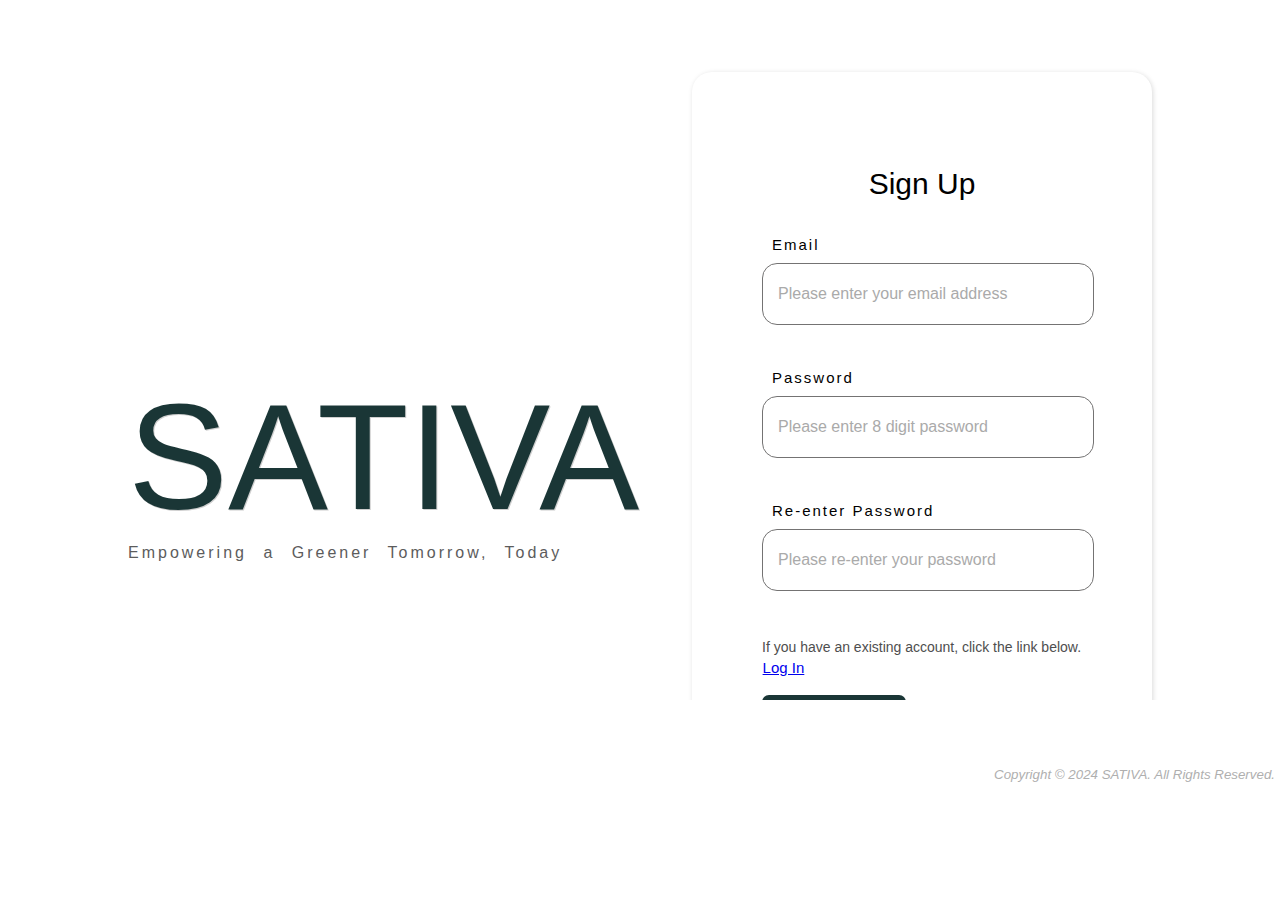
<file: signup.html>
<!DOCTYPE html>
<html lang="en">
<head>
    <meta charset="UTF-8">
    <meta name="viewport" content="width=device-width, initial-scale=1.0">
    <!-- External CSS and JS -->
    <link rel="stylesheet" type="text/css" href="./css/formstyle.css">
    <script defer src="./js/signup.js"></script>
    <!-- Font Awesome CDN for icons -->
    <link rel="stylesheet" href="https://cdnjs.cloudflare.com/ajax/libs/font-awesome/6.6.0/css/all.min.css" integrity="sha512-Kc323vGBEqzTmouAECnVceyQqyqdsSiqLQISBL29aUW4U/M7pSPA/gEUZQqv1cwx4OnYxTxve5UMg5GT6L4JJg==" crossorigin="anonymous" referrerpolicy="no-referrer" />
    <title>Signup</title>
</head>
<body>

    <!-- Header Section -->
    <header>
        <div>
            <h1 class="h1">SATIVA</h1> <!-- Logo -->
            <p class="p1">Empowering a Greener Tomorrow, Today</p> <!-- Tagline -->
        </div>
    </header>

    <!-- Main Content Section -->
    <main>
        <!-- Signup Form -->
        <form class="shape">
            <!-- Error Message Display Section -->
            <div id="error" class="error"></div> 
            
            <!-- Form Heading -->
            <div>
                <h2 class="thank-you">Sign Up</h2>
            </div>
            
            <!-- Email Input Field -->
            <div>
                <label class="lab1">Email</label>
                <input type="email" class="name1" placeholder="Please enter your email address"><br><br>
            </div>

            <!-- Password Input Field -->
            <div>
                <label class="lab2">Password</label>
                <input type="password" class="name2" placeholder="Please enter 8 digit password"><br><br>
            </div>

            <!-- Re-enter Password Field -->
            <div>
                <label class="lab3">Re-enter Password</label>
                <input type="password" class="email" placeholder="Please re-enter your password"><br><br>
            </div>

            <!-- Login Link -->
            <div>
                <a href="login.html" class="loginsing">Log In</a>
                <p class="logtext">If you have an existing account, click the link below.</p>
            </div>

            <!-- Signup Button -->
            <div>
                <button type="submit" class="Donatesign">Sign Up</button>
            </div>  
        </form>
    </main>

    <!-- Footer Section -->
    <footer class="footersign">
        <div>
            <!-- Contact Link -->
            <a href="help.html" class="help-linesign" aria-label="help-line"><i title="Contact" class="fa-solid fa-phone"></i></a>
        </div>
        <div>
            <!-- Home Link -->
            <a href="index.html" class="accountsign" aria-label="Home page"><i title="Home" class="fa-solid fa-house"></i></a>
        </div>
        <div>
            <!-- Copyright Information -->
            <p class="copyright">Copyright © 2024 SATIVA. All Rights Reserved.</p>
        </div>
    </footer>

</body>
</html>
</file>
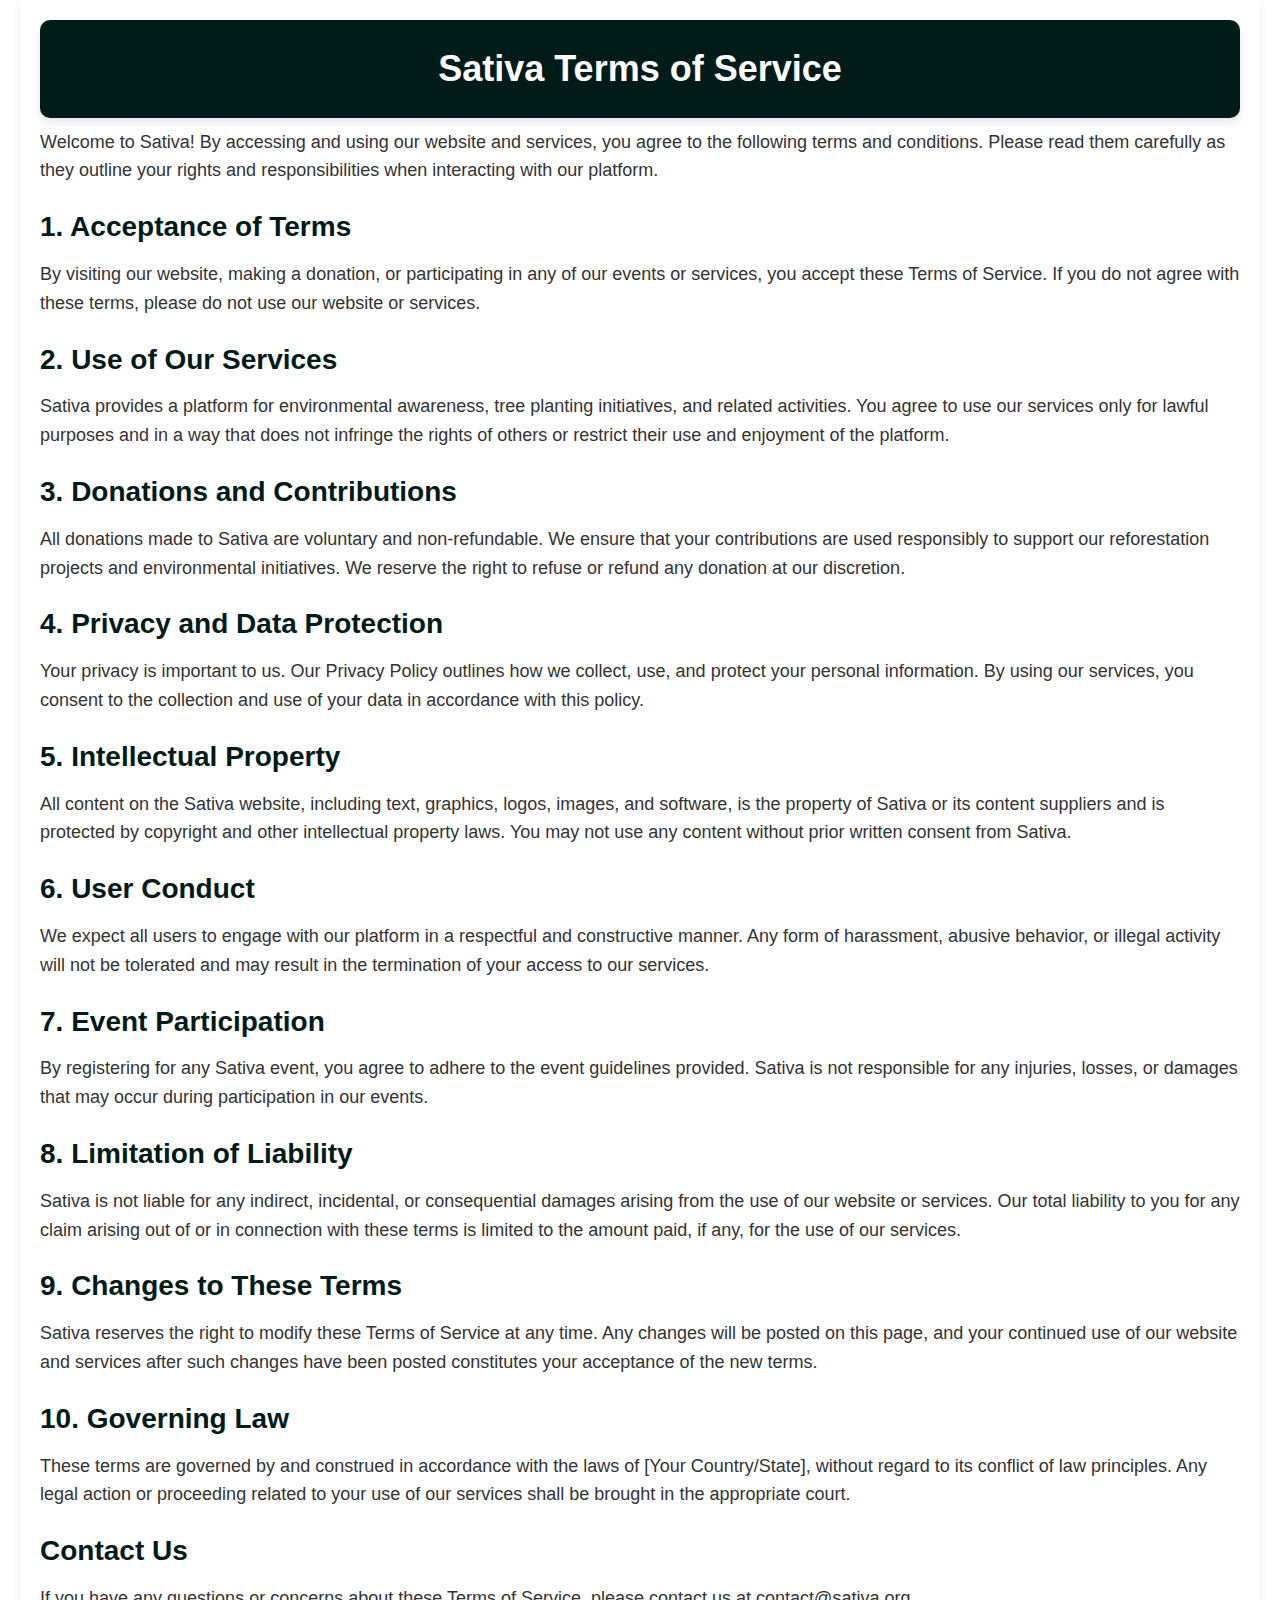
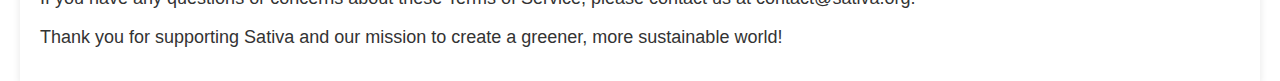
<file: terms.html>
<html lang="en">
<head>
    <meta charset="UTF-8">
    <meta name="viewport" content="width=device-width, initial-scale=1.0">
    <link rel="stylesheet"type="text/css"  href="./css/defpage.css">
    <link rel="stylesheet" href="https://cdnjs.cloudflare.com/ajax/libs/font-awesome/6.6.0/css/all.min.css" integrity="sha512-Kc323vGBEqzTmouAECnVceyQqyqdsSiqLQISBL29aUW4U/M7pSPA/gEUZQqv1cwx4OnYxTxve5UMg5GT6L4JJg==" crossorigin="anonymous" referrerpolicy="no-referrer" />
    <title>Deforestation</title>
</head>
<header>
 
    <h1>Sativa Terms of Service</h1>
    <a class="exit-button" href="index.html"><i class="fa-solid fa-angle-left fa-2xl"></i></a>
    
</header>
<body>
    <p>Welcome to Sativa! By accessing and using our website and services, you agree to the following terms and conditions. Please read them carefully as they outline your rights and responsibilities when interacting with our platform.</p>
    
    <h2>1. Acceptance of Terms</h2>
    <p>By visiting our website, making a donation, or participating in any of our events or services, you accept these Terms of Service. If you do not agree with these terms, please do not use our website or services.</p>
    
    <h2>2. Use of Our Services</h2>
    <p>Sativa provides a platform for environmental awareness, tree planting initiatives, and related activities. You agree to use our services only for lawful purposes and in a way that does not infringe the rights of others or restrict their use and enjoyment of the platform.</p>
    
    <h2>3. Donations and Contributions</h2>
    <p>All donations made to Sativa are voluntary and non-refundable. We ensure that your contributions are used responsibly to support our reforestation projects and environmental initiatives. We reserve the right to refuse or refund any donation at our discretion.</p>
    
    <h2>4. Privacy and Data Protection</h2>
    <p>Your privacy is important to us. Our Privacy Policy outlines how we collect, use, and protect your personal information. By using our services, you consent to the collection and use of your data in accordance with this policy.</p>
    
    <h2>5. Intellectual Property</h2>
    <p>All content on the Sativa website, including text, graphics, logos, images, and software, is the property of Sativa or its content suppliers and is protected by copyright and other intellectual property laws. You may not use any content without prior written consent from Sativa.</p>
    
    <h2>6. User Conduct</h2>
    <p>We expect all users to engage with our platform in a respectful and constructive manner. Any form of harassment, abusive behavior, or illegal activity will not be tolerated and may result in the termination of your access to our services.</p>
    
    <h2>7. Event Participation</h2>
    <p>By registering for any Sativa event, you agree to adhere to the event guidelines provided. Sativa is not responsible for any injuries, losses, or damages that may occur during participation in our events.</p>
    
    <h2>8. Limitation of Liability</h2>
    <p>Sativa is not liable for any indirect, incidental, or consequential damages arising from the use of our website or services. Our total liability to you for any claim arising out of or in connection with these terms is limited to the amount paid, if any, for the use of our services.</p>
    
    <h2>9. Changes to These Terms</h2>
    <p>Sativa reserves the right to modify these Terms of Service at any time. Any changes will be posted on this page, and your continued use of our website and services after such changes have been posted constitutes your acceptance of the new terms.</p>
    
    <h2>10. Governing Law</h2>
    <p>These terms are governed by and construed in accordance with the laws of [Your Country/State], without regard to its conflict of law principles. Any legal action or proceeding related to your use of our services shall be brought in the appropriate court.</p>
    
    <h2>Contact Us</h2>
    <p>If you have any questions or concerns about these Terms of Service, please contact us at contact@sativa.org.</p>
    
    <p>Thank you for supporting Sativa and our mission to create a greener, more sustainable world!</p>
</body>
</html>
</file>
<file: css/defpage.css>
body {
    font-family: 'Segoe UI', Tahoma, Geneva, Verdana, sans-serif;
    color: #333;
    line-height: 1.6;
    margin: 0;
    padding: 0;
    background-color: #f4f4f4;
}


header {
    background-color: #001b18;
    color: #fff;
    padding: 20px;
    text-align: center;
    position: relative;
    border-radius: 10px;
    box-shadow: 0px 4px 8px rgba(0, 0, 0, 0.1);
}

header h1 {
    margin: 0;
    font-size: 36px;
}

.exit-button {
    position: absolute;
    top: 50px;
    left: 20px;
    color: #ffffff;
    scale: 2;
    box-shadow: 2px 2px 4px rgba(0, 0, 0, 0.1);
    transition: transform .2s;
    
}

.exit-button:hover {

    transform: scale(1.02);
    box-shadow: 4px 4px 7px rgba(0, 0, 0, 0.1);
}


h2, h3, h4, h5, h6  {
    color: #001b18;
    margin: 20px 0 10px 0;
}

h2 {
    font-size: 28px;
}

h3 {
    font-size: 24px;
}

h4 {
    font-size: 22px;
}

h5 {
    font-size: 20px;
}

h6 {
    font-size: 18px;
}
.h7{
    font-size: 18px;
    color: #001b18;
    font-weight: bolder;

}

p {
    margin: 10px 0;
    font-size: 18px;
}


div img {
    display: block;
    max-width: 100%;
    height: auto;
    margin: 20px auto;
    border-radius: 10px;
    box-shadow: 0px 4px 8px rgba(0, 0, 0, 0.1);
}

body {
    width: 1200px;
    margin: 0 auto;
    padding: 20px;
    background-color: #ffffff;
    box-shadow: 0px 4px 8px rgba(0, 0, 0, 0.1);
}
</file>
<file: css/formstyle.css>
body{
    font-family: sans-serif;
    background-color: #ffffff;
    background-position: center;
    background-size:cover;
      
}
header{
    position:absolute;
    left:10%;
    top:30%;
}
.h1{
    font-weight: lighter;
    font-size: 150px;
    color :#1A3636;
    font-family: 'Segoe UI', Tahoma, Geneva, Verdana, sans-serif;
    text-shadow: 1px 1px  #cfcfcf;
    margin-bottom: 0px;
    text-decoration: none;

}
.p1{
    color:rgb(92, 92, 92);
    word-spacing: 9px;
    letter-spacing:3px ;
    margin-top: 0px;
}

br {
    display: block;
    content: " ";
    margin: 8px ;
 }

.error{
    color: red;
    margin-bottom: 5px;
}

.thank-you{
    display:flex;
    justify-content: center;
    font-weight: lighter;
    font-family :'Segoe UI', Tahoma, Geneva, Verdana, sans-serif;
    font-size: 30px;
}
.shape{
    max-width: 320px;
    position: absolute;
    right:10%;
    top:8%;
    font-size: 15px;
    background-color: #ffffff;
    padding: 70px;
    padding-bottom: 30px;
    border-radius: 20px;
    box-shadow: 1px 1px 5px rgb(218, 218, 218);
    margin-left: 80px;
}
.lab1{
    padding: 10px;
    display: block;
    font-weight: lighter;
    font-family :'Segoe UI', Tahoma, Geneva, Verdana, sans-serif;
    letter-spacing: 2px;
}
.lab2{
    padding: 10px;
    display: block;
    font-weight: lighter;
    font-family :'Segoe UI', Tahoma, Geneva, Verdana, sans-serif;
    letter-spacing: 2px;
}
.lab3{
    padding: 10px;
    display: block;
    font-weight: lighter;
    font-family :'Segoe UI', Tahoma, Geneva, Verdana, sans-serif;
    letter-spacing: 2px;
}
.lab4{
    padding: 10px;
    display: block;
    font-weight: lighter;
    font-family :'Segoe UI', Tahoma, Geneva, Verdana, sans-serif;
    letter-spacing: 2px;
}
.lab5{
    padding: 10px;
    display: block;
    font-weight: lighter;
    font-family :'Segoe UI', Tahoma, Geneva, Verdana, sans-serif;
    letter-spacing: 2px;
}

input {
    width: 300px;
    padding: 10px 15px;
    border: 2px solid #ddd;
    border-radius: 4px;
    font-size: 16px;
    outline: none;
    transition: all 0.3s ease;
    background-color: #fff;
}


input::placeholder {
    color: #aaa;
    transition: opacity 0.3s ease;
}


input:hover {
    border-color: #aaa;
}


input:focus {
    border-color: #007bff;
    box-shadow: 0 0 5px rgba(0, 123, 255, 0.5);
}


input:focus::placeholder {
    opacity: 0;
}


.name1{
    background:#ffffff;
    border : 1px solid rgb(116, 115, 115);
    border-radius: 15px;
    width:300px;
    height: 40px;
    display:block;
}
.name2{
    background:#ffffff;
    border : 1px solid rgb(116, 115, 115);
    border-radius: 15px;
    width:300px;
    height: 40px;
    display:block;
}
.email{
    background:#ffffff;
    border : 1px solid rgb(116, 115, 115);
    border-radius: 15px;
    width:300px;
    height: 40px;
    display:block;

}
.num{
    background:#ffffff;
    border : 1px solid rgb(116, 115, 115);
    border-radius: 15px;
    width:300px;
    height: 40px;
    display:block;

}
.place{
    background:#ffffff;
    border : 1px solid rgb(116, 115, 115);
    border-radius: 15px;
    width:300px;
    height: 40px;
    display:block;
}
.Donate{
    display:flex;
    margin-left: 72px;
    margin-top: 40px;
    padding: 15px 25px;
    background-color:  #1A3636;
    color: white;
    text-decoration: none;
    font-size: 25px;
    border: none; 
    border-radius: 7px;
	font-weight: bold;
    
}
.Donate:hover {
    background-color: #f1f1f1;
	color: #808080
}
.footer {
    position :absolute;
    left: 0;
    top: 1000px;
    width: 100%;
    height: 50px;
    text-align: center;
}
.help-line{
    color: #1A3636;
    text-decoration: none;
    position: absolute;
    bottom: 35%;
    left:3%;
    font-weight: lighter;

}
.account{
    color: #1A3636;
    text-decoration: none;
    position: absolute;
    bottom: 35%;
    left:7%;
    font-weight: lighter;
 

}
.copyright{
    color: #afafaf;
    position: absolute;
    bottom: 5%;
    right:5px;
    font-family: 'Segoe UI', Tahoma, Geneva, Verdana, sans-serif;
    font-weight: lighter;
    font-size :smaller;
    font-style: italic;
}
/* for sign up */

.accountsign{
    color: #1A3636;
    text-decoration: none;
    position: absolute;
   top: 50%;
    left:7%;
    font-weight: lighter;
    letter-spacing: 2px;

}
.help-linesign{
    color: #1A3636;
    text-decoration: none;
    position: absolute;
   top: 50%;
    left:3%;
    font-weight: lighter;
    letter-spacing: 2px;

}
.Donatesign{
    display:flex;
    margin-top: 40px;
    padding: 15px 25px;
    background-color:  #1A3636;
    color: white;
    text-decoration: none;
    font-size: 25px;
    border: none; 
    border-radius: 7px;
	font-weight: bold;


}
.Donatesign:hover {
    background-color: #f1f1f1;
	color: #808080
}
.footersign {
    position :absolute;
    left: 0;
    top: 700px;
    width: 100%;
    height: 100px;
    background-color: #ffffff;
    color: white;
    text-align: center;
}
.loginsing{
    margin: 20px;
    position: absolute;
    left: 11%;
}
.logtext{
    font-weight: lighter;
    font-family:Arial, Helvetica, sans-serif;
    font-size: 14px;
    color: #4e4e4e;
}
</file>
